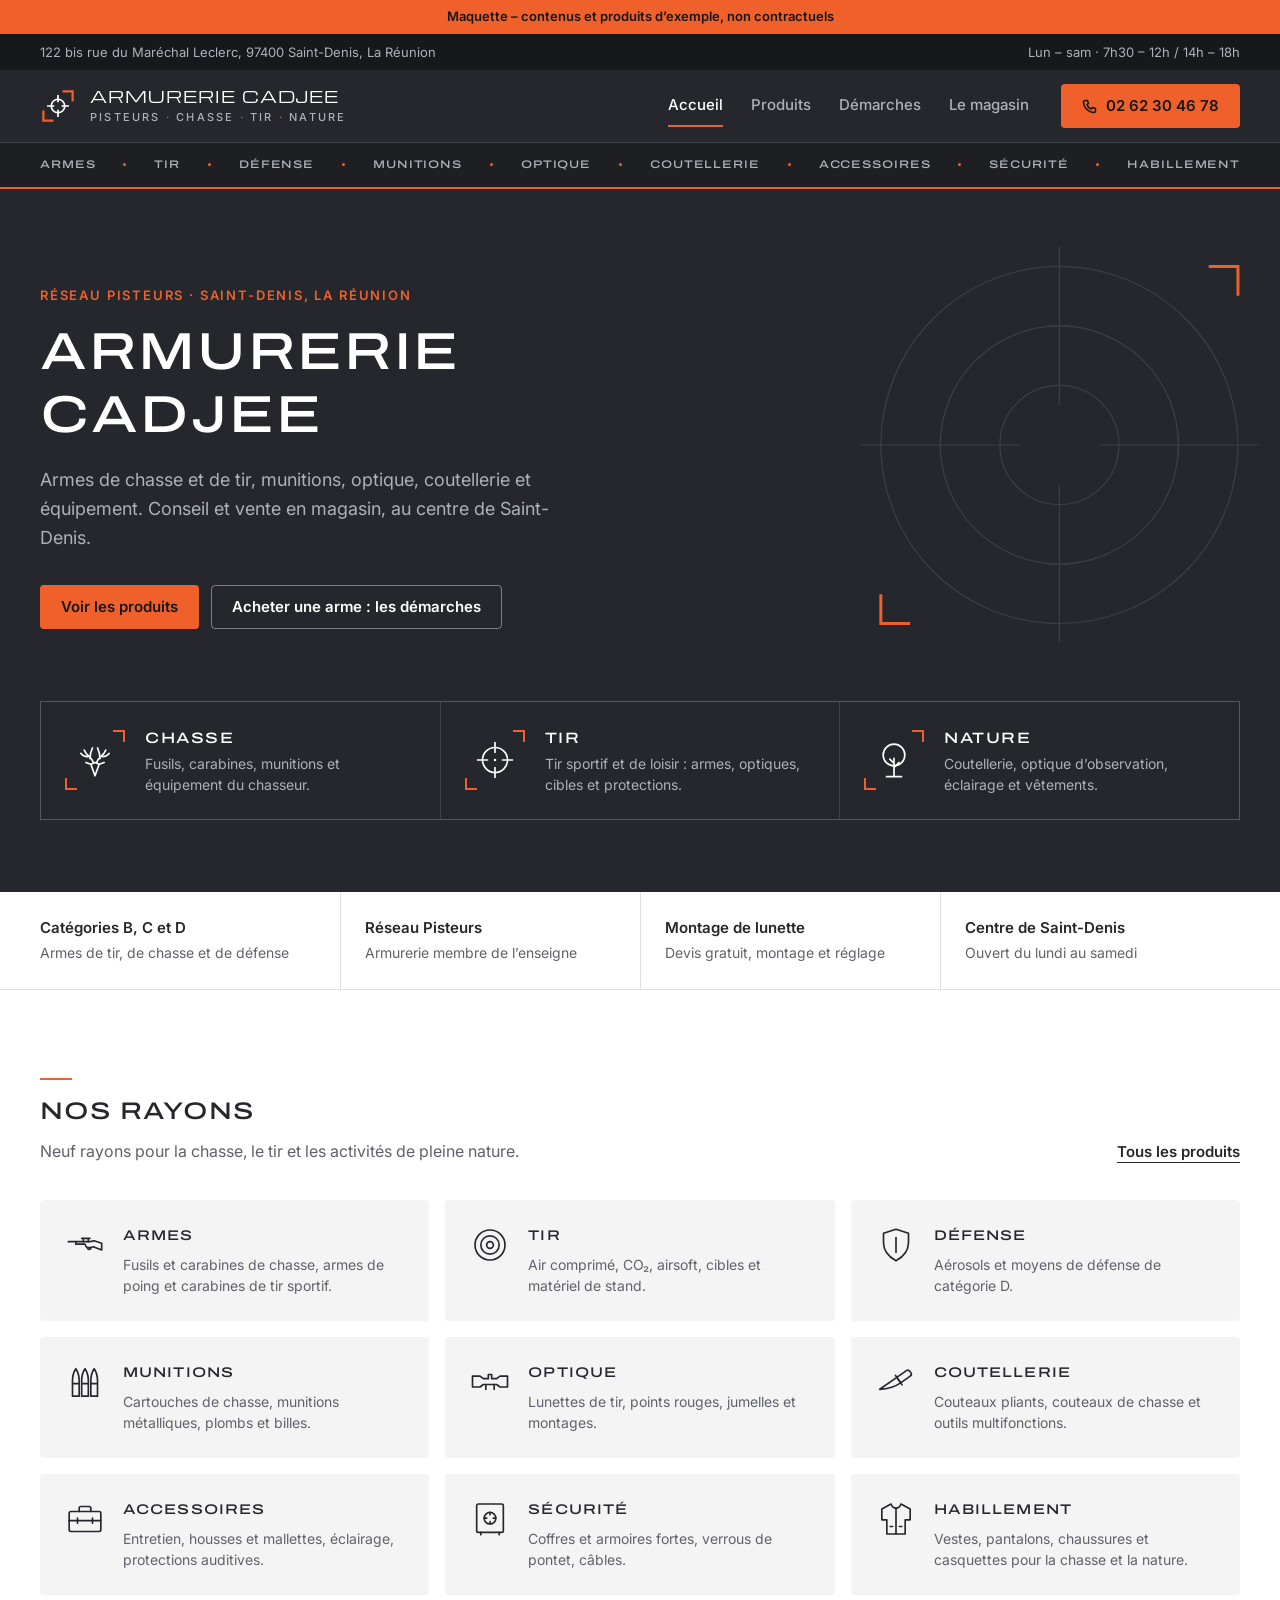
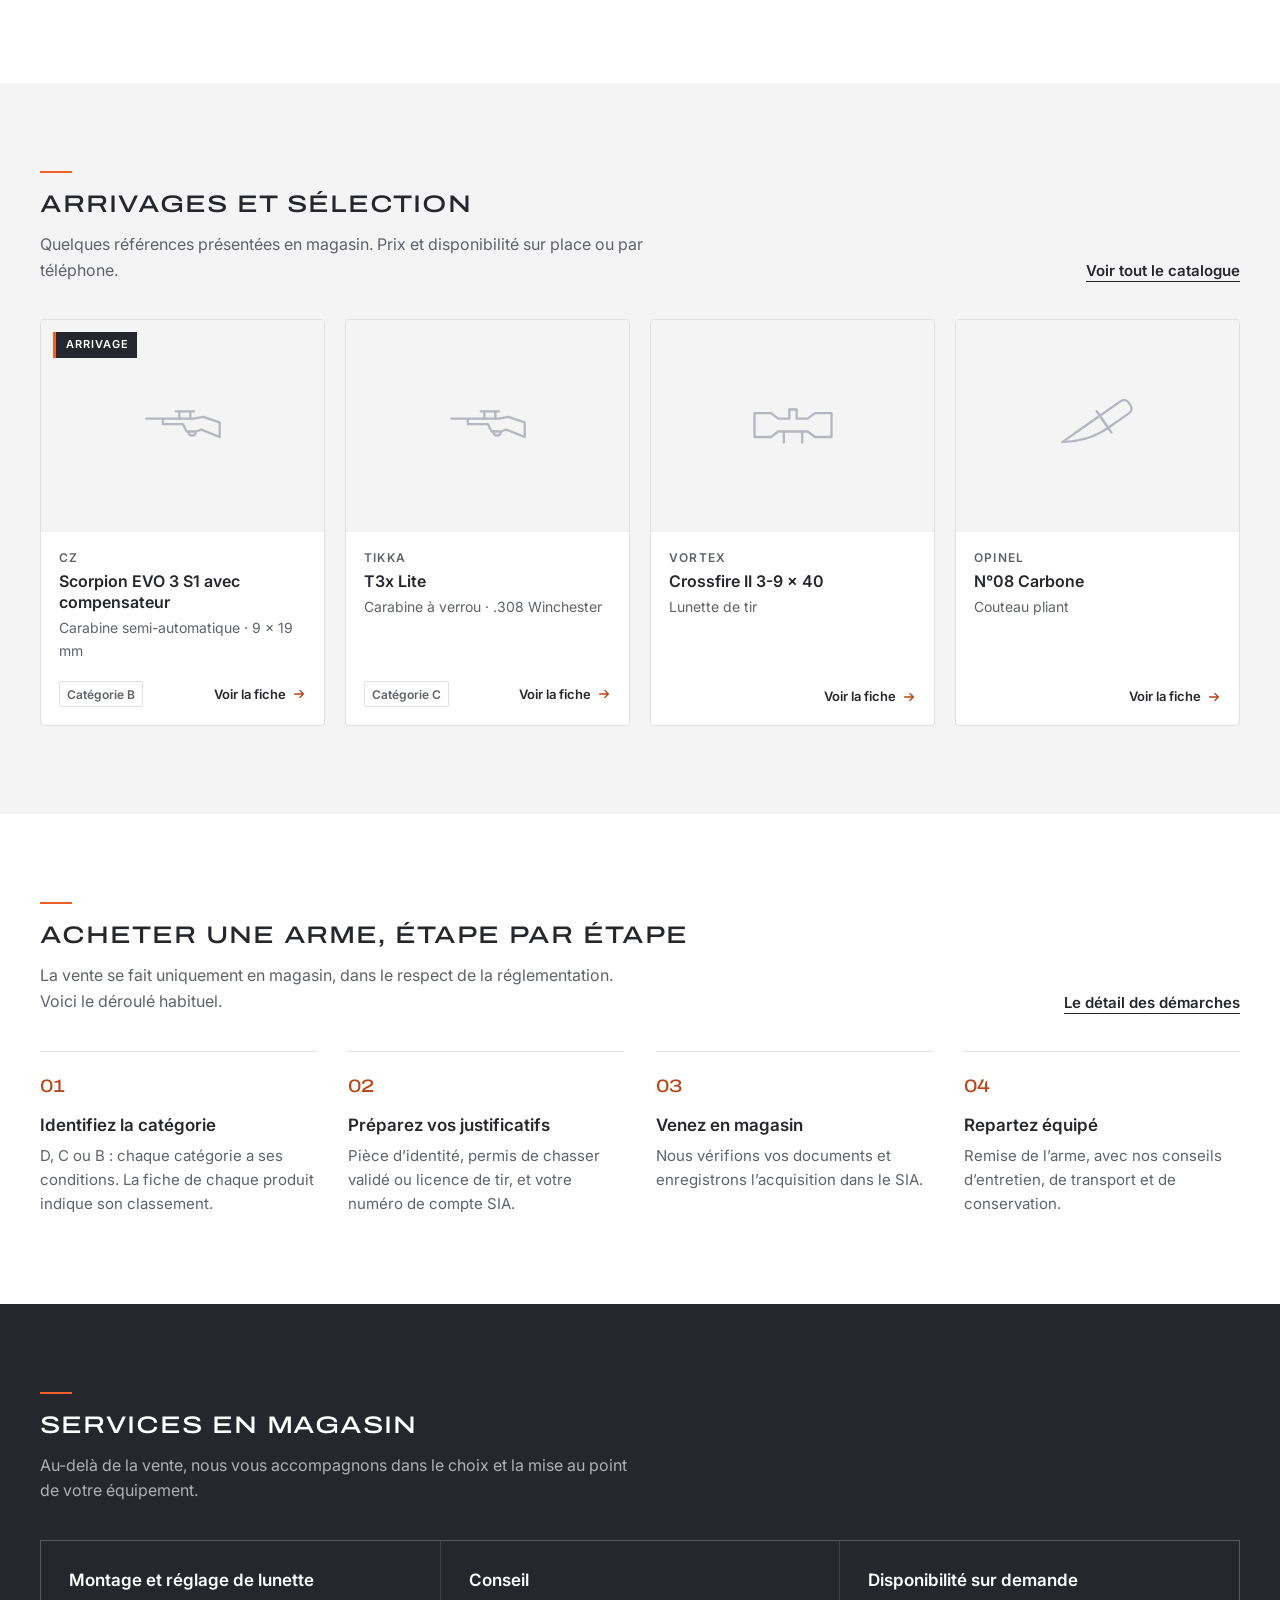
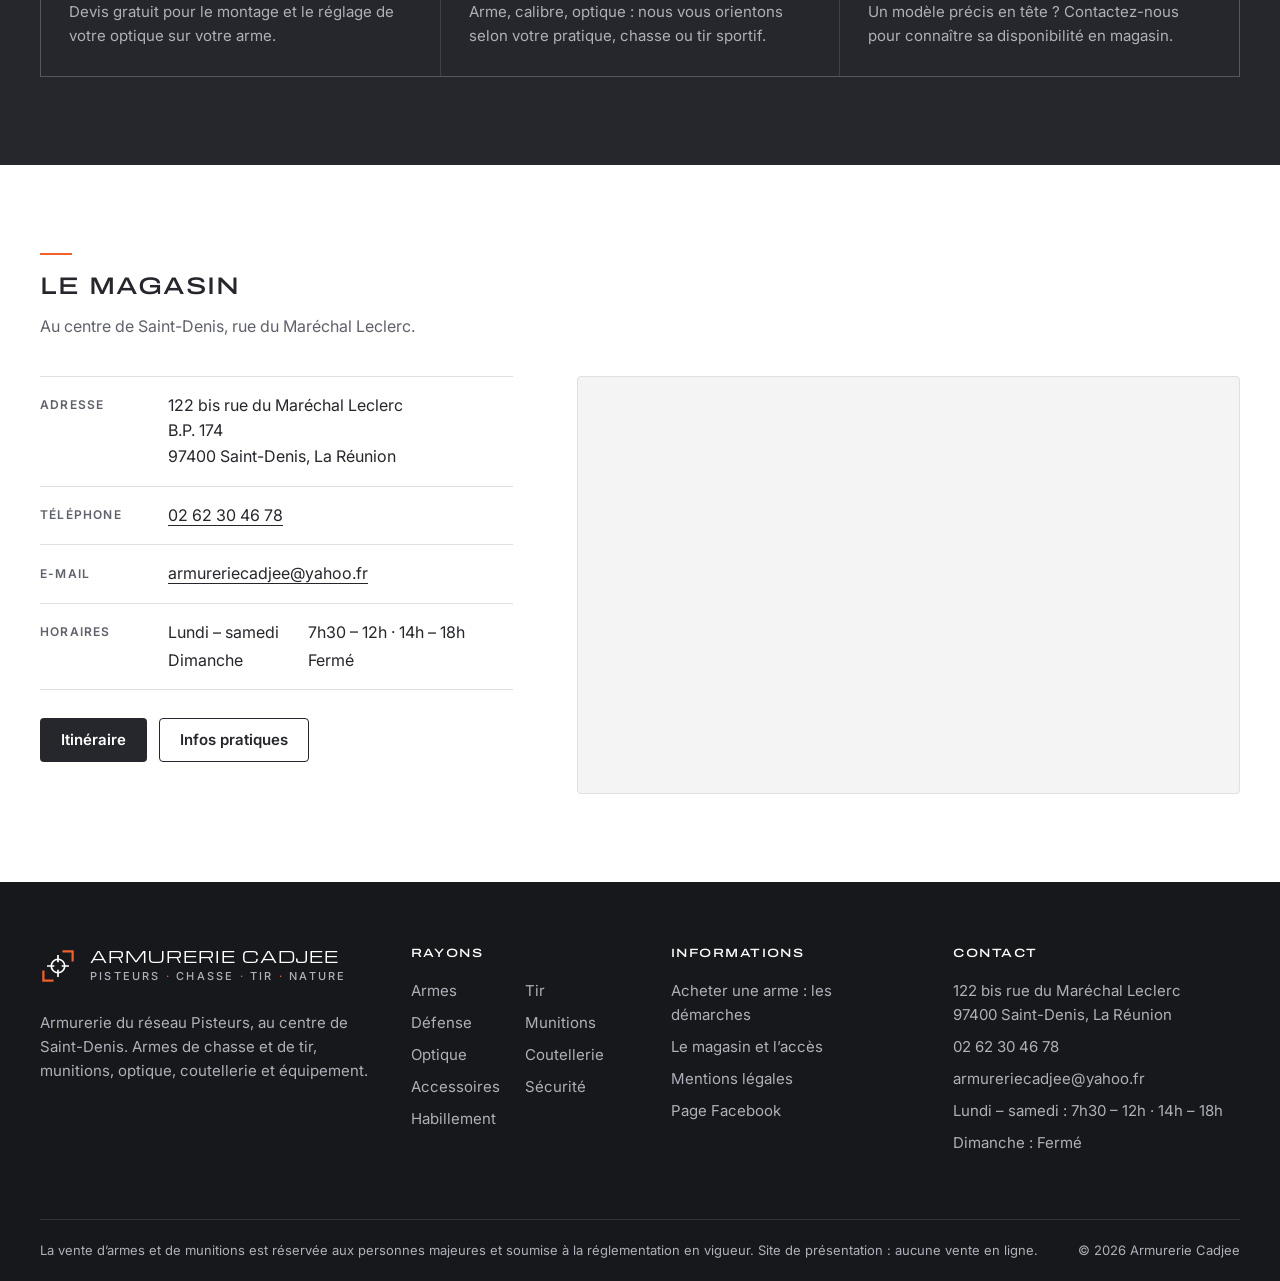
<file: index.html>
<!doctype html>
<html lang="fr">
<head>
  <meta charset="utf-8">
  <meta name="viewport" content="width=device-width, initial-scale=1">
  <title>Armurerie Cadjee – Armurerie à Saint-Denis, La Réunion</title>
  <meta name="description" content="Armurerie Cadjee, réseau Pisteurs, à Saint-Denis de La Réunion : armes de chasse et de tir (catégories B, C et D), munitions, optique, coutellerie et accessoires. Vente et conseil en magasin.">
  <meta name="robots" content="noindex, nofollow">
  <meta name="theme-color" content="#26272c">
  <link rel="icon" href="assets/favicon.svg" type="image/svg+xml">
  <link rel="preconnect" href="https://fonts.googleapis.com">
  <link rel="preconnect" href="https://fonts.gstatic.com" crossorigin>
  <link rel="stylesheet" href="https://fonts.googleapis.com/css2?family=Archivo:wdth,wght@125,500;125,600&family=Inter:wght@400;500;600&family=Michroma&display=swap">
  <link rel="stylesheet" href="css/style.css">
  <script src="js/config.js"></script>
  <script src="js/layout.js"></script>
</head>
<body>

<site-header page="accueil"></site-header>

<main id="contenu">

  <section class="accueil">
    <div class="wrap accueil__in">
      <svg class="accueil__viseur" viewBox="0 0 400 400" fill="none" aria-hidden="true">
        <g stroke="#ffffff" stroke-width="1.25" opacity="0.1">
          <circle cx="200" cy="200" r="60"/>
          <circle cx="200" cy="200" r="120"/>
          <circle cx="200" cy="200" r="180"/>
          <path d="M200 0v160M200 240v160M0 200h160M240 200h160"/>
          <path d="M190 80h20M190 320h20M80 190v20M320 190v20"/>
        </g>
        <g stroke="#f0602b" stroke-width="3" stroke-linecap="square">
          <path d="M352 20h28v28"/>
          <path d="M48 380H20v-28"/>
        </g>
      </svg>

      <div class="accueil__texte">
        <p class="surtitre">Réseau Pisteurs · Saint-Denis, La Réunion</p>
        <h1>Armurerie Cadjee</h1>
        <p class="chapeau">Armes de chasse et de tir, munitions, optique, coutellerie et équipement. Conseil et vente en magasin, au centre de Saint-Denis.</p>
        <div class="actions">
          <a class="btn btn--accent" href="produits.html">Voir les produits</a>
          <a class="btn btn--clair" href="demarches.html">Acheter une arme : les démarches</a>
        </div>
      </div>
    </div>

    <div class="wrap">
      <ul class="univers" data-univers aria-label="Nos univers"></ul>
    </div>
  </section>

  <div class="reperes">
    <div class="wrap">
      <ul>
        <li><strong>Catégories B, C et D</strong><span>Armes de tir, de chasse et de défense</span></li>
        <li><strong>Réseau Pisteurs</strong><span>Armurerie membre de l’enseigne</span></li>
        <li><strong>Montage de lunette</strong><span>Devis gratuit, montage et réglage</span></li>
        <li><strong>Centre de Saint-Denis</strong><span>Ouvert du lundi au samedi</span></li>
      </ul>
    </div>
  </div>

  <section class="section">
    <div class="wrap">
      <div class="section__tete">
        <div>
          <h2>Nos rayons</h2>
          <p>Neuf rayons pour la chasse, le tir et les activités de pleine nature.</p>
        </div>
        <a class="lien" href="produits.html">Tous les produits</a>
      </div>
      <ul class="rayons-grille" data-rayons></ul>
    </div>
  </section>

  <section class="section section--papier">
    <div class="wrap">
      <div class="section__tete">
        <div>
          <h2>Arrivages et sélection</h2>
          <p>Quelques références présentées en magasin. Prix et disponibilité sur place ou par téléphone.</p>
        </div>
        <a class="lien" href="produits.html">Voir tout le catalogue</a>
      </div>
      <ul class="produits-grille" data-produits="vedette"></ul>
    </div>
  </section>

  <section class="section">
    <div class="wrap">
      <div class="section__tete">
        <div>
          <h2>Acheter une arme, étape par étape</h2>
          <p>La vente se fait uniquement en magasin, dans le respect de la réglementation. Voici le déroulé habituel.</p>
        </div>
        <a class="lien" href="demarches.html">Le détail des démarches</a>
      </div>
      <ol class="etapes">
        <li>
          <h3>Identifiez la catégorie</h3>
          <p>D, C ou B : chaque catégorie a ses conditions. La fiche de chaque produit indique son classement.</p>
        </li>
        <li>
          <h3>Préparez vos justificatifs</h3>
          <p>Pièce d’identité, permis de chasser validé ou licence de tir, et votre numéro de compte SIA.</p>
        </li>
        <li>
          <h3>Venez en magasin</h3>
          <p>Nous vérifions vos documents et enregistrons l’acquisition dans le SIA.</p>
        </li>
        <li>
          <h3>Repartez équipé</h3>
          <p>Remise de l’arme, avec nos conseils d’entretien, de transport et de conservation.</p>
        </li>
      </ol>
    </div>
  </section>

  <section class="section section--sombre">
    <div class="wrap">
      <div class="section__tete">
        <div>
          <h2>Services en magasin</h2>
          <p>Au-delà de la vente, nous vous accompagnons dans le choix et la mise au point de votre équipement.</p>
        </div>
      </div>
      <ul class="services">
        <li>
          <h3>Montage et réglage de lunette</h3>
          <p>Devis gratuit pour le montage et le réglage de votre optique sur votre arme.</p>
        </li>
        <li>
          <h3>Conseil</h3>
          <p>Arme, calibre, optique : nous vous orientons selon votre pratique, chasse ou tir sportif.</p>
        </li>
        <li>
          <h3>Disponibilité sur demande</h3>
          <p>Un modèle précis en tête ? Contactez-nous pour connaître sa disponibilité en magasin.</p>
        </li>
      </ul>
    </div>
  </section>

  <section class="section">
    <div class="wrap">
      <div class="section__tete">
        <div>
          <h2>Le magasin</h2>
          <p>Au centre de Saint-Denis, rue du Maréchal Leclerc.</p>
        </div>
      </div>
      <div class="magasin">
        <div>
          <site-infos></site-infos>
          <div class="actions">
            <a class="btn btn--sombre" data-site="itineraire" href="contact.html" rel="noopener">Itinéraire</a>
            <a class="btn btn--trait" href="contact.html">Infos pratiques</a>
          </div>
        </div>
        <site-carte></site-carte>
      </div>
    </div>
  </section>

</main>

<site-footer></site-footer>

<script src="js/produits-data.js"></script>
<script src="js/catalogue.js"></script>
</body>
</html>
</file>
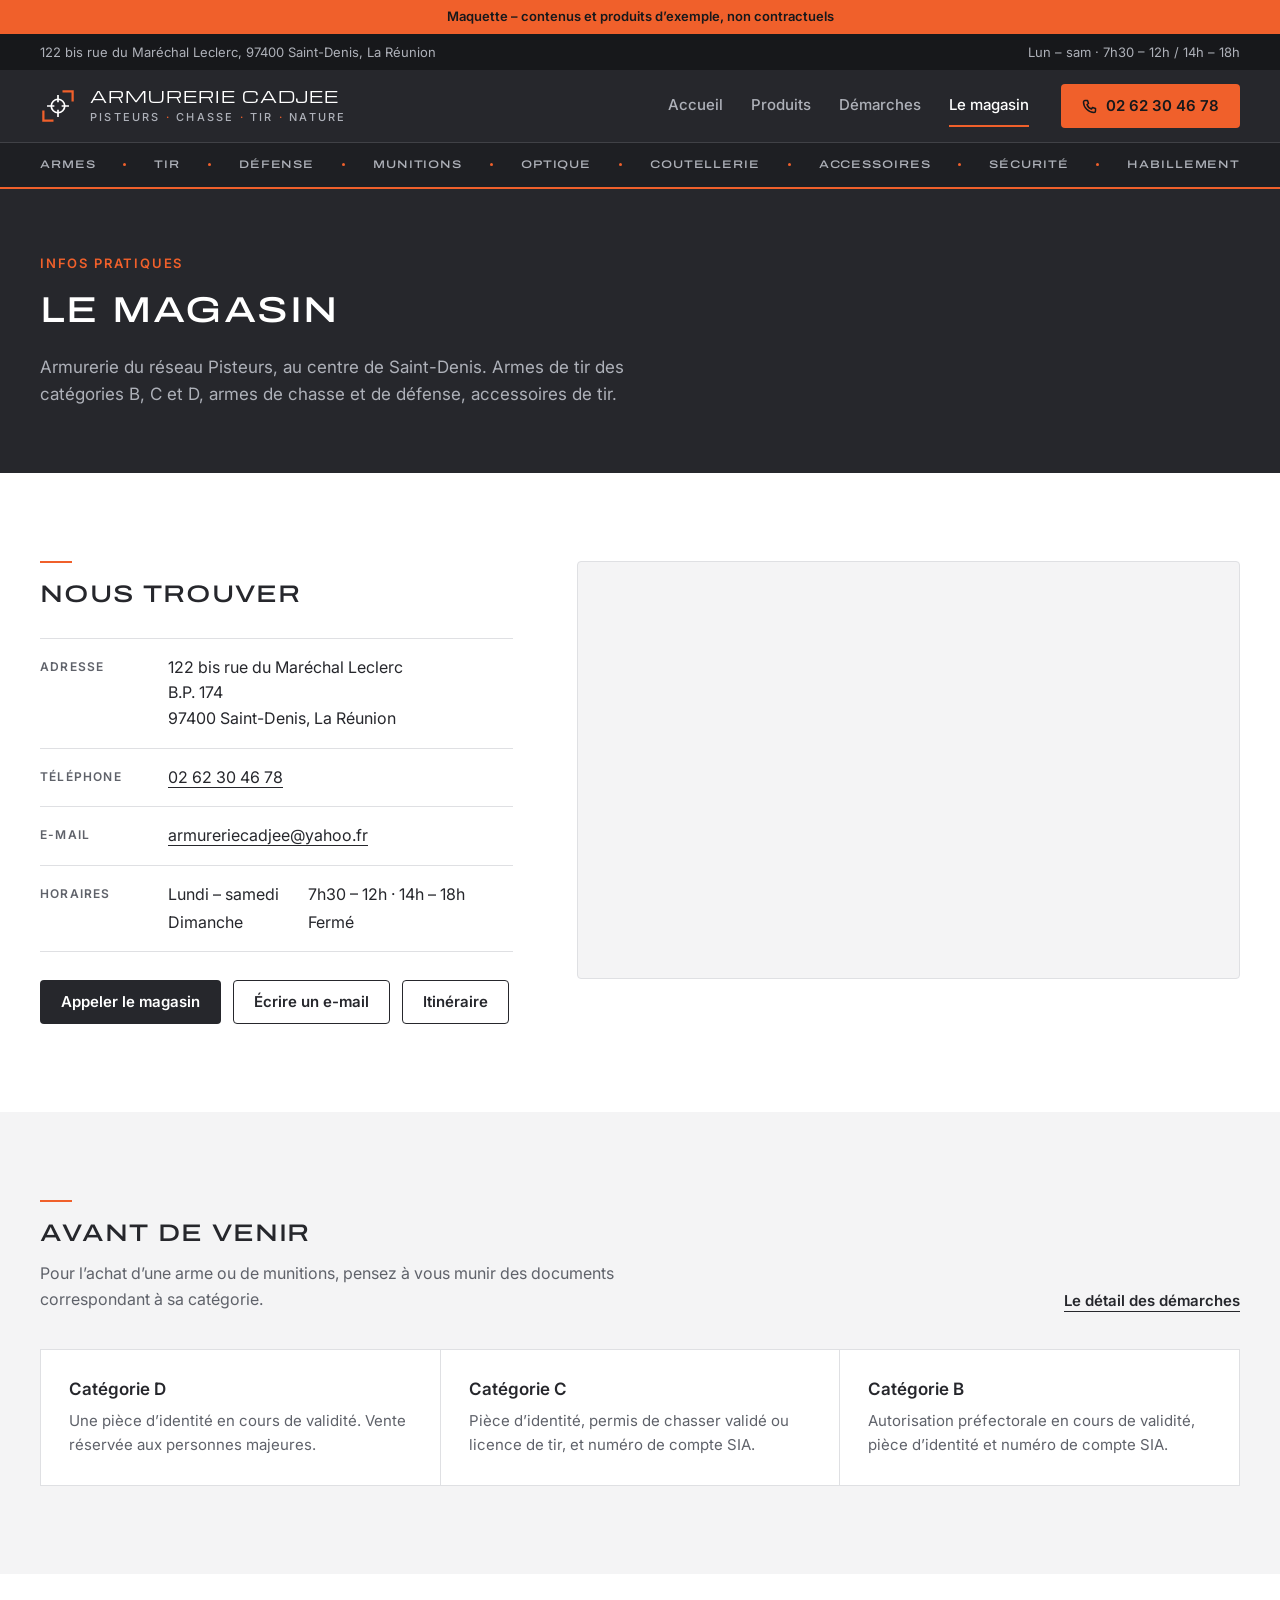
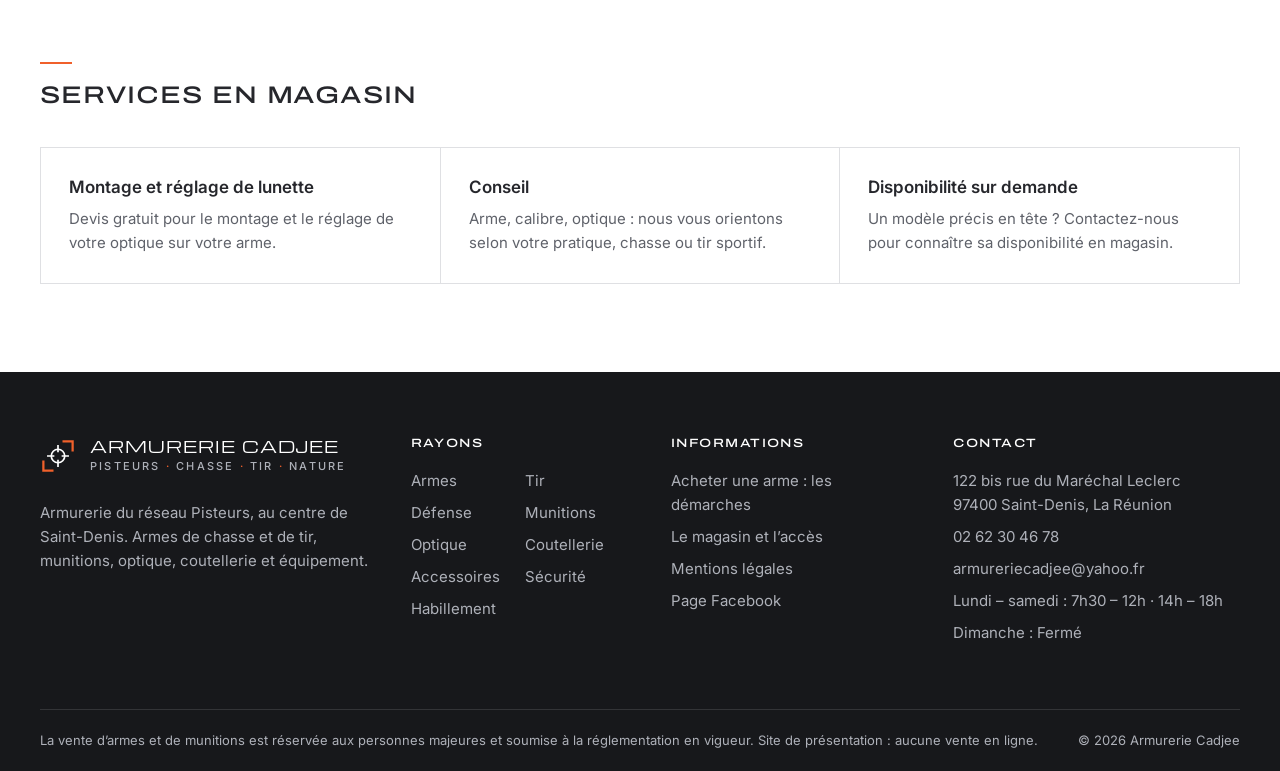
<file: contact.html>
<!doctype html>
<html lang="fr">
<head>
  <meta charset="utf-8">
  <meta name="viewport" content="width=device-width, initial-scale=1">
  <title>Le magasin : adresse, horaires, contact – Armurerie Cadjee</title>
  <meta name="description" content="Armurerie Cadjee, 122 bis rue du Maréchal Leclerc à Saint-Denis de La Réunion. Horaires, téléphone, plan d’accès et services en magasin.">
  <meta name="robots" content="noindex, nofollow">
  <meta name="theme-color" content="#26272c">
  <link rel="icon" href="assets/favicon.svg" type="image/svg+xml">
  <link rel="preconnect" href="https://fonts.googleapis.com">
  <link rel="preconnect" href="https://fonts.gstatic.com" crossorigin>
  <link rel="stylesheet" href="https://fonts.googleapis.com/css2?family=Archivo:wdth,wght@125,500;125,600&family=Inter:wght@400;500;600&family=Michroma&display=swap">
  <link rel="stylesheet" href="css/style.css">
  <script src="js/config.js"></script>
  <script src="js/layout.js"></script>
</head>
<body>

<site-header page="magasin"></site-header>

<main id="contenu">

  <div class="page-tete">
    <div class="wrap">
      <p class="surtitre">Infos pratiques</p>
      <h1>Le magasin</h1>
      <p class="chapeau">Armurerie du réseau Pisteurs, au centre de Saint-Denis. Armes de tir des catégories B, C et D, armes de chasse et de défense, accessoires de tir.</p>
    </div>
  </div>

  <section class="section">
    <div class="wrap">
      <div class="magasin">
        <div>
          <h2 class="filet">Nous trouver</h2>
          <div style="margin-top: 1.75rem;">
            <site-infos></site-infos>
          </div>
          <div class="actions">
            <a class="btn btn--sombre" data-site="tel" href="#">Appeler le magasin</a>
            <a class="btn btn--trait" data-site="email" href="#">Écrire un e-mail</a>
            <a class="btn btn--trait" data-site="itineraire" href="#" rel="noopener">Itinéraire</a>
          </div>
        </div>
        <site-carte></site-carte>
      </div>
    </div>
  </section>

  <section class="section section--papier">
    <div class="wrap">
      <div class="section__tete">
        <div>
          <h2>Avant de venir</h2>
          <p>Pour l’achat d’une arme ou de munitions, pensez à vous munir des documents correspondant à sa catégorie.</p>
        </div>
        <a class="lien" href="demarches.html">Le détail des démarches</a>
      </div>
      <ul class="services services--clair">
        <li>
          <h3>Catégorie D</h3>
          <p>Une pièce d’identité en cours de validité. Vente réservée aux personnes majeures.</p>
        </li>
        <li>
          <h3>Catégorie C</h3>
          <p>Pièce d’identité, permis de chasser validé ou licence de tir, et numéro de compte SIA.</p>
        </li>
        <li>
          <h3>Catégorie B</h3>
          <p>Autorisation préfectorale en cours de validité, pièce d’identité et numéro de compte SIA.</p>
        </li>
      </ul>
    </div>
  </section>

  <section class="section">
    <div class="wrap">
      <div class="section__tete">
        <div>
          <h2>Services en magasin</h2>
        </div>
      </div>
      <ul class="services services--clair">
        <li>
          <h3>Montage et réglage de lunette</h3>
          <p>Devis gratuit pour le montage et le réglage de votre optique sur votre arme.</p>
        </li>
        <li>
          <h3>Conseil</h3>
          <p>Arme, calibre, optique : nous vous orientons selon votre pratique, chasse ou tir sportif.</p>
        </li>
        <li>
          <h3>Disponibilité sur demande</h3>
          <p>Un modèle précis en tête ? Contactez-nous pour connaître sa disponibilité en magasin.</p>
        </li>
      </ul>
    </div>
  </section>

</main>

<site-footer></site-footer>

</body>
</html>
</file>
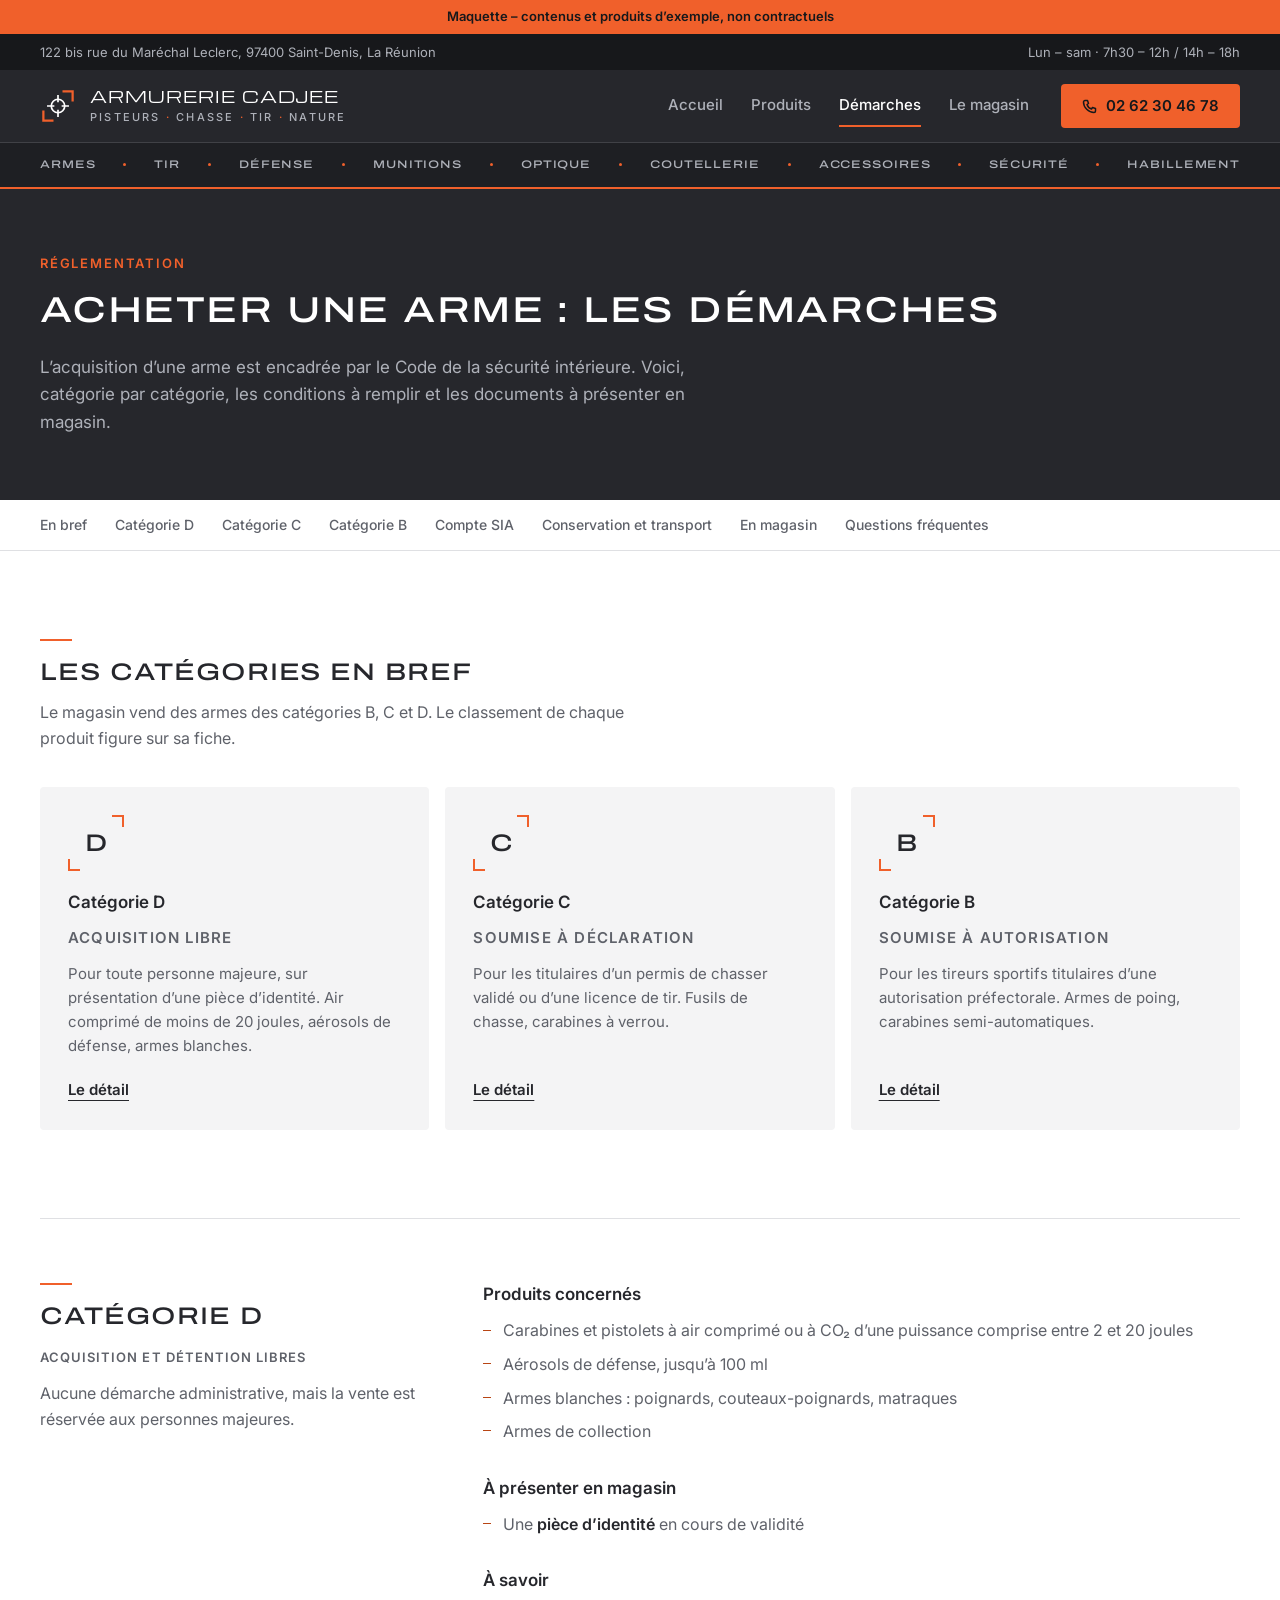
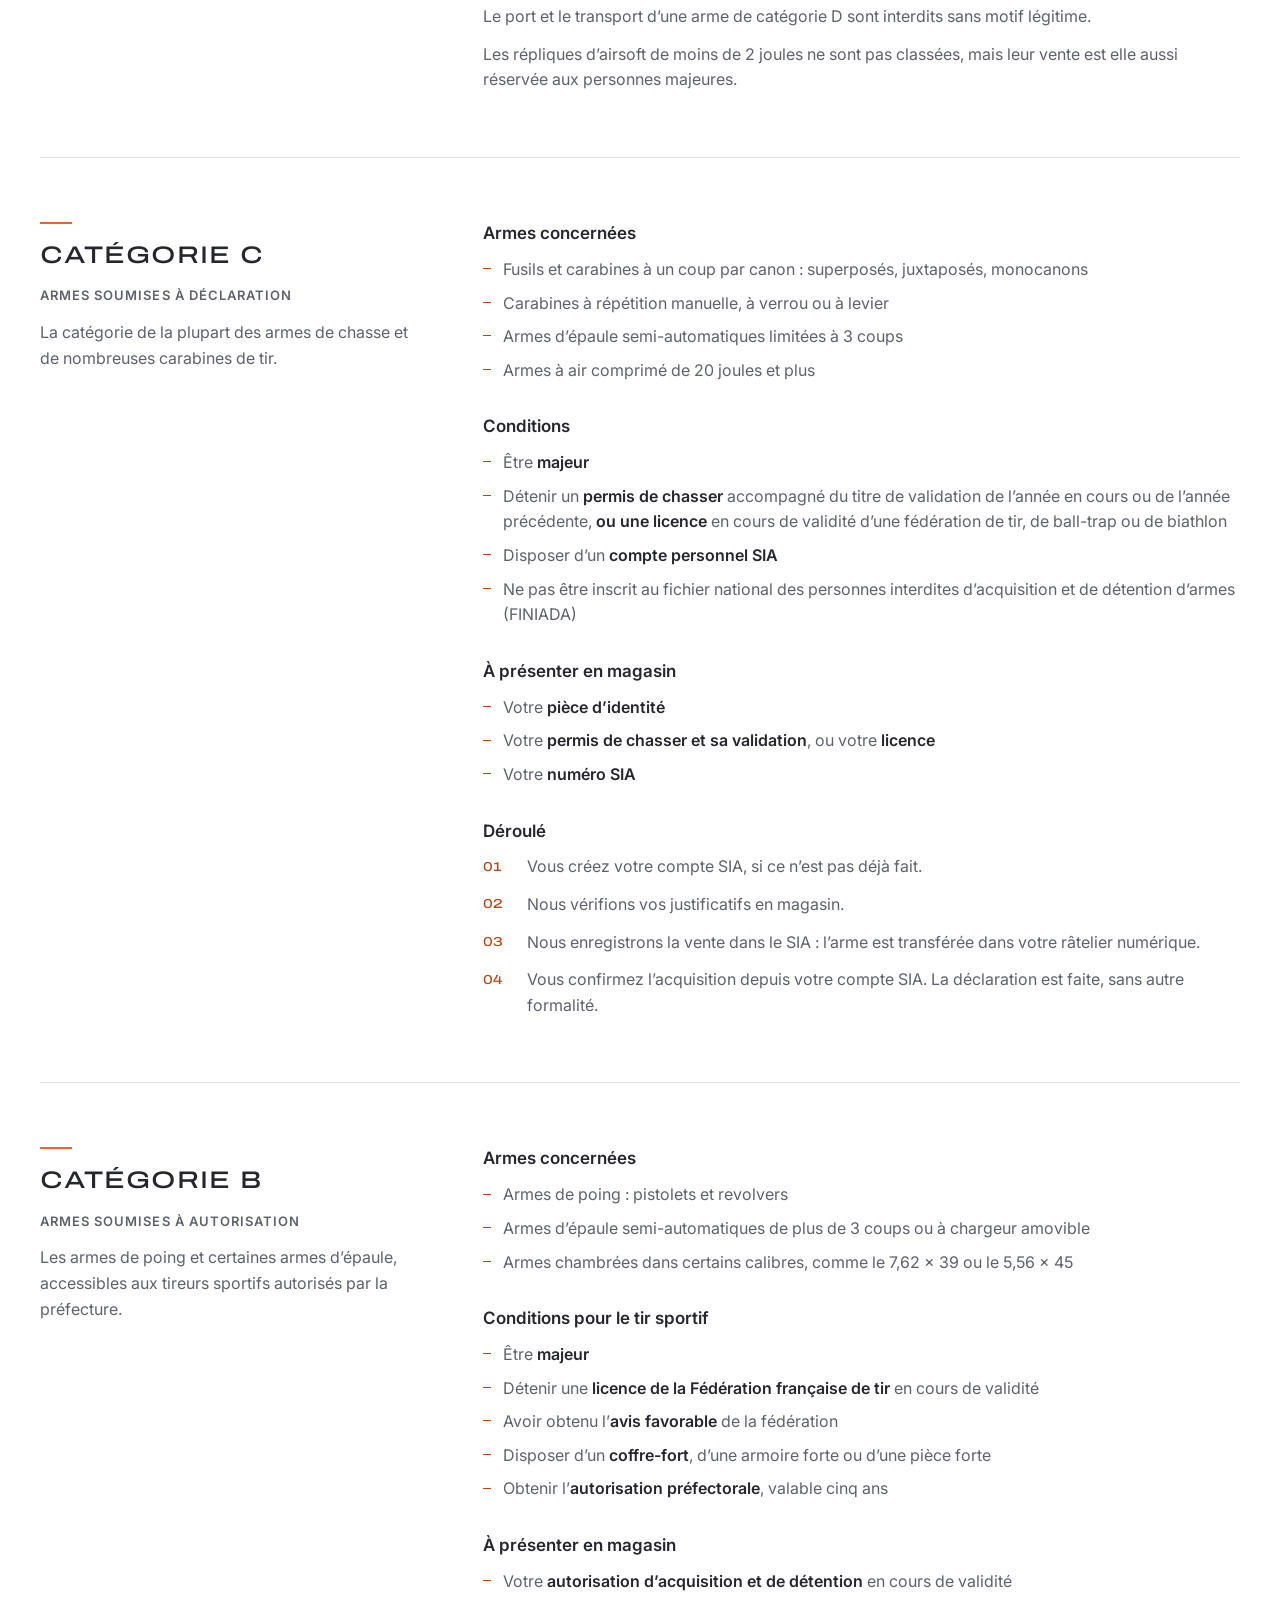
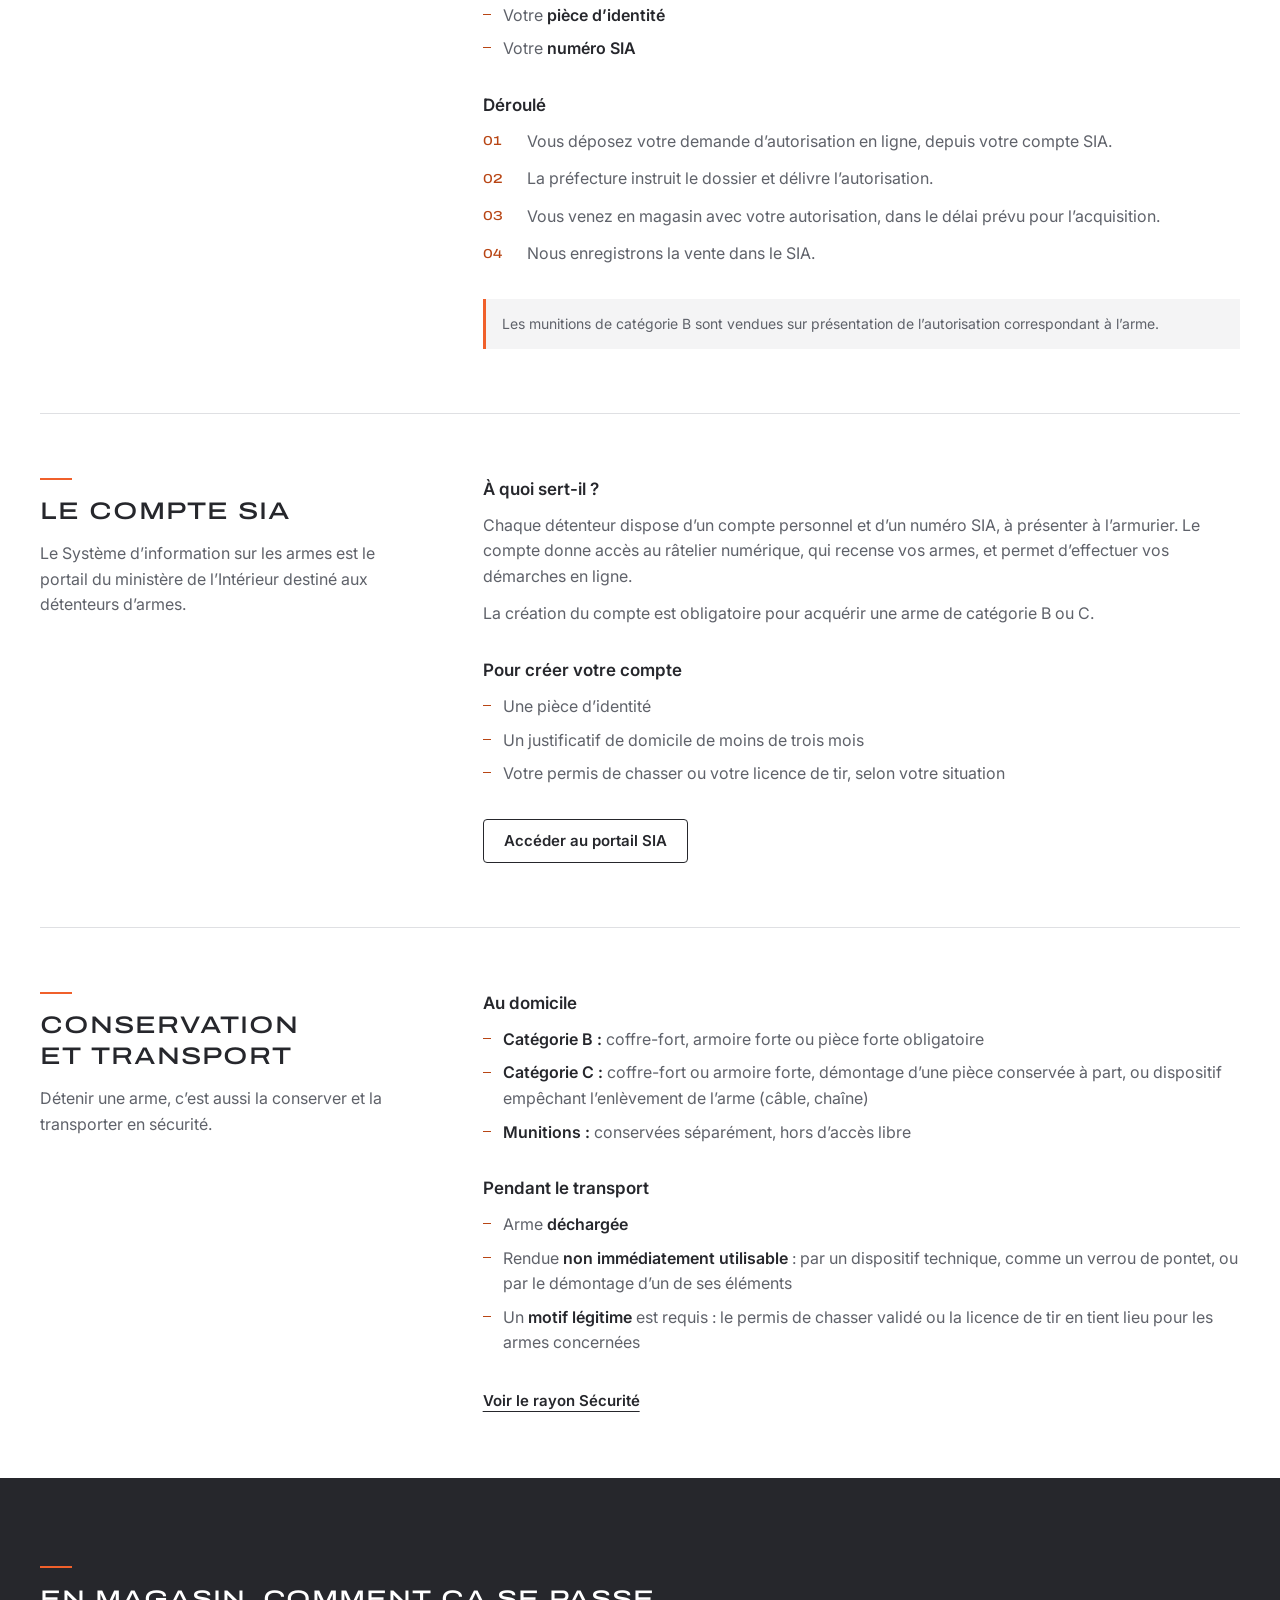
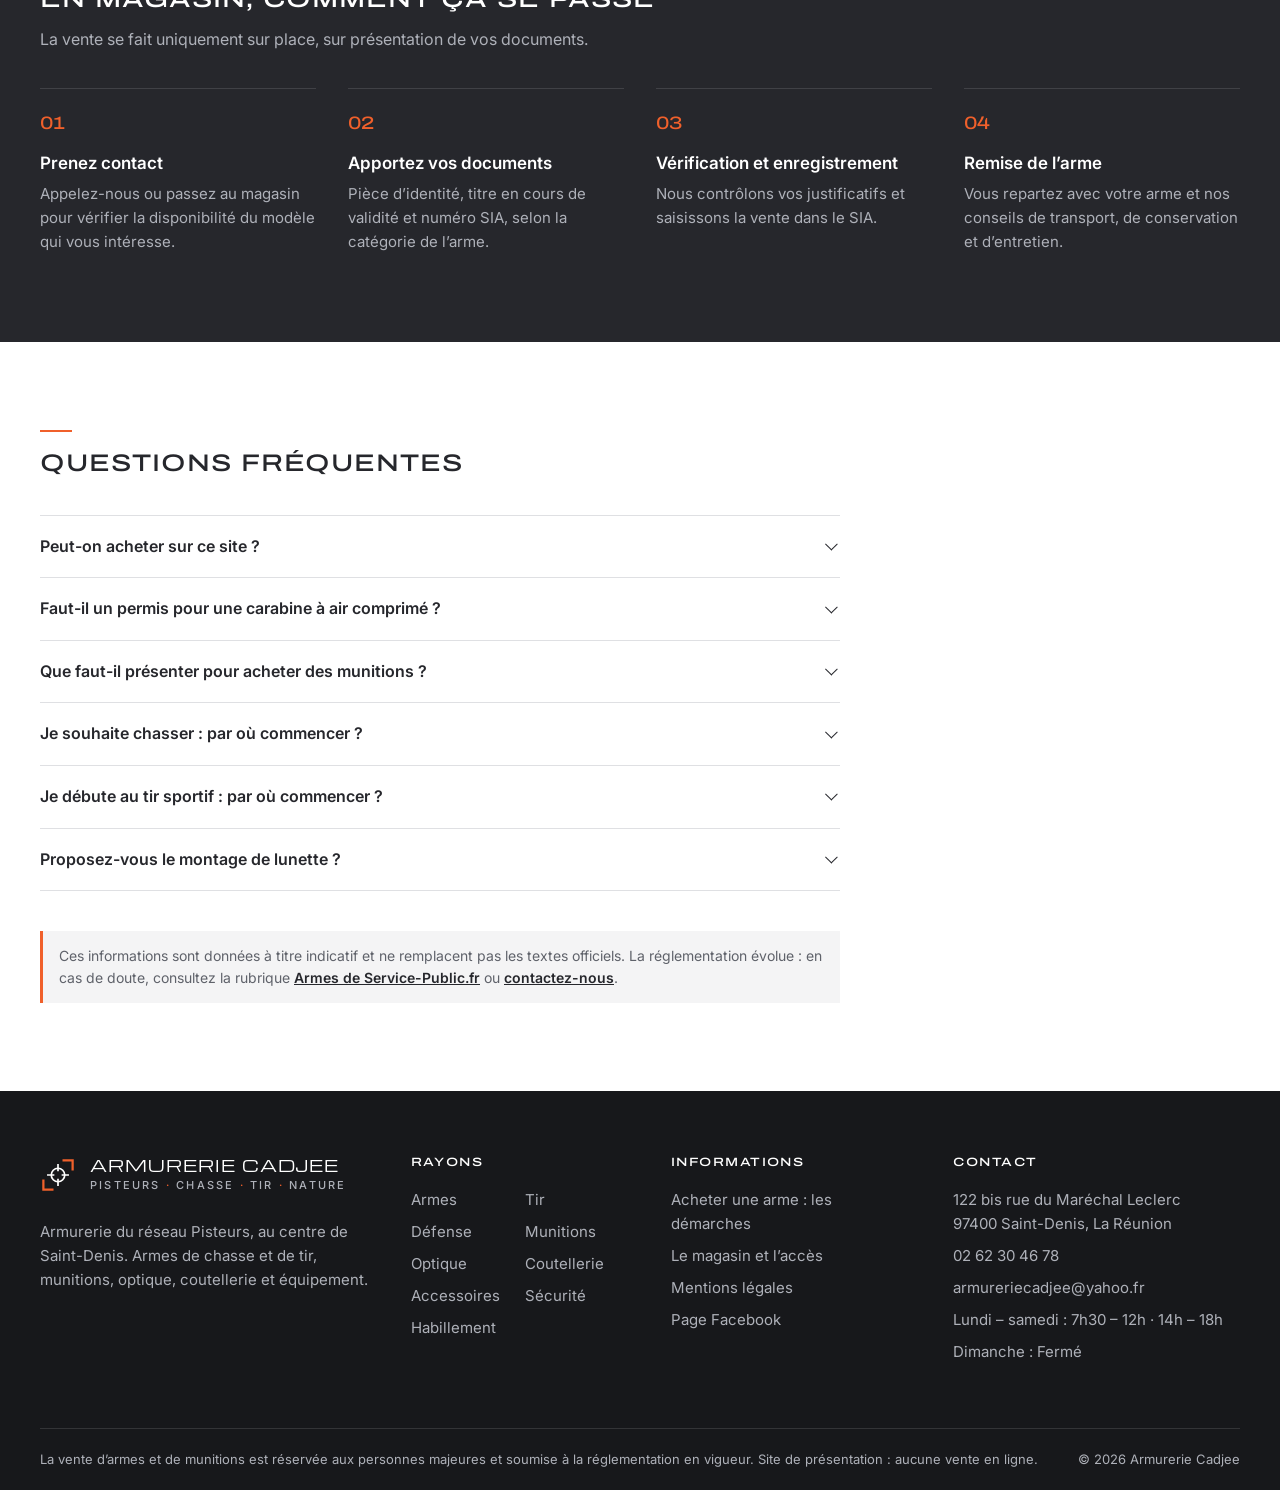
<file: demarches.html>
<!doctype html>
<html lang="fr">
<head>
  <meta charset="utf-8">
  <meta name="viewport" content="width=device-width, initial-scale=1">
  <title>Acheter une arme : les démarches – Armurerie Cadjee</title>
  <meta name="description" content="Catégories B, C et D, compte SIA, documents à présenter, conservation et transport : les démarches pour acquérir une arme à l’Armurerie Cadjee, Saint-Denis de La Réunion.">
  <meta name="robots" content="noindex, nofollow">
  <meta name="theme-color" content="#26272c">
  <link rel="icon" href="assets/favicon.svg" type="image/svg+xml">
  <link rel="preconnect" href="https://fonts.googleapis.com">
  <link rel="preconnect" href="https://fonts.gstatic.com" crossorigin>
  <link rel="stylesheet" href="https://fonts.googleapis.com/css2?family=Archivo:wdth,wght@125,500;125,600&family=Inter:wght@400;500;600&family=Michroma&display=swap">
  <link rel="stylesheet" href="css/style.css">
  <script src="js/config.js"></script>
  <script src="js/layout.js"></script>
</head>
<body>

<site-header page="demarches"></site-header>

<main id="contenu">

  <div class="page-tete">
    <div class="wrap">
      <p class="surtitre">Réglementation</p>
      <h1>Acheter une arme : les démarches</h1>
      <p class="chapeau">L’acquisition d’une arme est encadrée par le Code de la sécurité intérieure. Voici, catégorie par catégorie, les conditions à remplir et les documents à présenter en magasin.</p>
    </div>
  </div>

  <nav class="sommaire" aria-label="Sommaire de la page">
    <div class="wrap">
      <ul>
        <li><a href="#en-bref">En bref</a></li>
        <li><a href="#categorie-d">Catégorie D</a></li>
        <li><a href="#categorie-c">Catégorie C</a></li>
        <li><a href="#categorie-b">Catégorie B</a></li>
        <li><a href="#compte-sia">Compte SIA</a></li>
        <li><a href="#conservation">Conservation et transport</a></li>
        <li><a href="#en-magasin">En magasin</a></li>
        <li><a href="#questions">Questions fréquentes</a></li>
      </ul>
    </div>
  </nav>

  <section class="section" id="en-bref">
    <div class="wrap">
      <div class="section__tete">
        <div>
          <h2>Les catégories en bref</h2>
          <p>Le magasin vend des armes des catégories B, C et D. Le classement de chaque produit figure sur sa fiche.</p>
        </div>
      </div>

      <ul class="categories">
        <li>
          <div class="categorie-carte">
            <span class="categorie-carte__lettre cadre">D</span>
            <h3>Catégorie D</h3>
            <p class="categorie-carte__regime">Acquisition libre</p>
            <p>Pour toute personne majeure, sur présentation d’une pièce d’identité. Air comprimé de moins de 20 joules, aérosols de défense, armes blanches.</p>
            <a class="lien" href="#categorie-d">Le détail</a>
          </div>
        </li>
        <li>
          <div class="categorie-carte">
            <span class="categorie-carte__lettre cadre">C</span>
            <h3>Catégorie C</h3>
            <p class="categorie-carte__regime">Soumise à déclaration</p>
            <p>Pour les titulaires d’un permis de chasser validé ou d’une licence de tir. Fusils de chasse, carabines à verrou.</p>
            <a class="lien" href="#categorie-c">Le détail</a>
          </div>
        </li>
        <li>
          <div class="categorie-carte">
            <span class="categorie-carte__lettre cadre">B</span>
            <h3>Catégorie B</h3>
            <p class="categorie-carte__regime">Soumise à autorisation</p>
            <p>Pour les tireurs sportifs titulaires d’une autorisation préfectorale. Armes de poing, carabines semi-automatiques.</p>
            <a class="lien" href="#categorie-b">Le détail</a>
          </div>
        </li>
      </ul>
    </div>
  </section>

  <div class="wrap">

    <section class="demarche" id="categorie-d">
      <div class="demarche__intro">
        <h2 class="filet">Catégorie D</h2>
        <p class="demarche__regime">Acquisition et détention libres</p>
        <p>Aucune démarche administrative, mais la vente est réservée aux personnes majeures.</p>
      </div>
      <div class="demarche__contenu">
        <div>
          <h3>Produits concernés</h3>
          <ul class="puces">
            <li>Carabines et pistolets à air comprimé ou à CO₂ d’une puissance comprise entre 2 et 20 joules</li>
            <li>Aérosols de défense, jusqu’à 100 ml</li>
            <li>Armes blanches : poignards, couteaux-poignards, matraques</li>
            <li>Armes de collection</li>
          </ul>
        </div>
        <div>
          <h3>À présenter en magasin</h3>
          <ul class="puces">
            <li>Une <strong>pièce d’identité</strong> en cours de validité</li>
          </ul>
        </div>
        <div>
          <h3>À savoir</h3>
          <p>Le port et le transport d’une arme de catégorie D sont interdits sans motif légitime.</p>
          <p>Les répliques d’airsoft de moins de 2 joules ne sont pas classées, mais leur vente est elle aussi réservée aux personnes majeures.</p>
        </div>
      </div>
    </section>

    <section class="demarche" id="categorie-c">
      <div class="demarche__intro">
        <h2 class="filet">Catégorie C</h2>
        <p class="demarche__regime">Armes soumises à déclaration</p>
        <p>La catégorie de la plupart des armes de chasse et de nombreuses carabines de tir.</p>
      </div>
      <div class="demarche__contenu">
        <div>
          <h3>Armes concernées</h3>
          <ul class="puces">
            <li>Fusils et carabines à un coup par canon : superposés, juxtaposés, monocanons</li>
            <li>Carabines à répétition manuelle, à verrou ou à levier</li>
            <li>Armes d’épaule semi-automatiques limitées à 3 coups</li>
            <li>Armes à air comprimé de 20 joules et plus</li>
          </ul>
        </div>
        <div>
          <h3>Conditions</h3>
          <ul class="puces">
            <li>Être <strong>majeur</strong></li>
            <li>Détenir un <strong>permis de chasser</strong> accompagné du titre de validation de l’année en cours ou de l’année précédente, <strong>ou une licence</strong> en cours de validité d’une fédération de tir, de ball-trap ou de biathlon</li>
            <li>Disposer d’un <strong>compte personnel SIA</strong></li>
            <li>Ne pas être inscrit au fichier national des personnes interdites d’acquisition et de détention d’armes (FINIADA)</li>
          </ul>
        </div>
        <div>
          <h3>À présenter en magasin</h3>
          <ul class="puces">
            <li>Votre <strong>pièce d’identité</strong></li>
            <li>Votre <strong>permis de chasser et sa validation</strong>, ou votre <strong>licence</strong></li>
            <li>Votre <strong>numéro SIA</strong></li>
          </ul>
        </div>
        <div>
          <h3>Déroulé</h3>
          <ol class="numeros">
            <li>Vous créez votre compte SIA, si ce n’est pas déjà fait.</li>
            <li>Nous vérifions vos justificatifs en magasin.</li>
            <li>Nous enregistrons la vente dans le SIA : l’arme est transférée dans votre râtelier numérique.</li>
            <li>Vous confirmez l’acquisition depuis votre compte SIA. La déclaration est faite, sans autre formalité.</li>
          </ol>
        </div>
      </div>
    </section>

    <section class="demarche" id="categorie-b">
      <div class="demarche__intro">
        <h2 class="filet">Catégorie B</h2>
        <p class="demarche__regime">Armes soumises à autorisation</p>
        <p>Les armes de poing et certaines armes d’épaule, accessibles aux tireurs sportifs autorisés par la préfecture.</p>
      </div>
      <div class="demarche__contenu">
        <div>
          <h3>Armes concernées</h3>
          <ul class="puces">
            <li>Armes de poing : pistolets et revolvers</li>
            <li>Armes d’épaule semi-automatiques de plus de 3 coups ou à chargeur amovible</li>
            <li>Armes chambrées dans certains calibres, comme le 7,62 × 39 ou le 5,56 × 45</li>
          </ul>
        </div>
        <div>
          <h3>Conditions pour le tir sportif</h3>
          <ul class="puces">
            <li>Être <strong>majeur</strong></li>
            <li>Détenir une <strong>licence de la Fédération française de tir</strong> en cours de validité</li>
            <li>Avoir obtenu l’<strong>avis favorable</strong> de la fédération</li>
            <li>Disposer d’un <strong>coffre-fort</strong>, d’une armoire forte ou d’une pièce forte</li>
            <li>Obtenir l’<strong>autorisation préfectorale</strong>, valable cinq ans</li>
          </ul>
        </div>
        <div>
          <h3>À présenter en magasin</h3>
          <ul class="puces">
            <li>Votre <strong>autorisation d’acquisition et de détention</strong> en cours de validité</li>
            <li>Votre <strong>pièce d’identité</strong></li>
            <li>Votre <strong>numéro SIA</strong></li>
          </ul>
        </div>
        <div>
          <h3>Déroulé</h3>
          <ol class="numeros">
            <li>Vous déposez votre demande d’autorisation en ligne, depuis votre compte SIA.</li>
            <li>La préfecture instruit le dossier et délivre l’autorisation.</li>
            <li>Vous venez en magasin avec votre autorisation, dans le délai prévu pour l’acquisition.</li>
            <li>Nous enregistrons la vente dans le SIA.</li>
          </ol>
        </div>
        <p class="note">Les munitions de catégorie B sont vendues sur présentation de l’autorisation correspondant à l’arme.</p>
      </div>
    </section>

    <section class="demarche" id="compte-sia">
      <div class="demarche__intro">
        <h2 class="filet">Le compte SIA</h2>
        <p>Le Système d’information sur les armes est le portail du ministère de l’Intérieur destiné aux détenteurs d’armes.</p>
      </div>
      <div class="demarche__contenu">
        <div>
          <h3>À quoi sert-il ?</h3>
          <p>Chaque détenteur dispose d’un compte personnel et d’un numéro SIA, à présenter à l’armurier. Le compte donne accès au râtelier numérique, qui recense vos armes, et permet d’effectuer vos démarches en ligne.</p>
          <p>La création du compte est obligatoire pour acquérir une arme de catégorie B ou C.</p>
        </div>
        <div>
          <h3>Pour créer votre compte</h3>
          <ul class="puces">
            <li>Une pièce d’identité</li>
            <li>Un justificatif de domicile de moins de trois mois</li>
            <li>Votre permis de chasser ou votre licence de tir, selon votre situation</li>
          </ul>
        </div>
        <div>
          <a class="btn btn--trait" href="https://sia.detenteurs.interieur.gouv.fr" rel="noopener">Accéder au portail SIA</a>
        </div>
      </div>
    </section>

    <section class="demarche" id="conservation">
      <div class="demarche__intro">
        <h2 class="filet">Conservation et transport</h2>
        <p>Détenir une arme, c’est aussi la conserver et la transporter en sécurité.</p>
      </div>
      <div class="demarche__contenu">
        <div>
          <h3>Au domicile</h3>
          <ul class="puces">
            <li><strong>Catégorie B :</strong> coffre-fort, armoire forte ou pièce forte obligatoire</li>
            <li><strong>Catégorie C :</strong> coffre-fort ou armoire forte, démontage d’une pièce conservée à part, ou dispositif empêchant l’enlèvement de l’arme (câble, chaîne)</li>
            <li><strong>Munitions :</strong> conservées séparément, hors d’accès libre</li>
          </ul>
        </div>
        <div>
          <h3>Pendant le transport</h3>
          <ul class="puces">
            <li>Arme <strong>déchargée</strong></li>
            <li>Rendue <strong>non immédiatement utilisable</strong> : par un dispositif technique, comme un verrou de pontet, ou par le démontage d’un de ses éléments</li>
            <li>Un <strong>motif légitime</strong> est requis : le permis de chasser validé ou la licence de tir en tient lieu pour les armes concernées</li>
          </ul>
        </div>
        <div>
          <a class="lien" href="produits.html?rayon=securite">Voir le rayon Sécurité</a>
        </div>
      </div>
    </section>

  </div>

  <section class="section section--sombre" id="en-magasin">
    <div class="wrap">
      <div class="section__tete">
        <div>
          <h2>En magasin, comment ça se passe</h2>
          <p>La vente se fait uniquement sur place, sur présentation de vos documents.</p>
        </div>
      </div>
      <ol class="etapes">
        <li>
          <h3>Prenez contact</h3>
          <p>Appelez-nous ou passez au magasin pour vérifier la disponibilité du modèle qui vous intéresse.</p>
        </li>
        <li>
          <h3>Apportez vos documents</h3>
          <p>Pièce d’identité, titre en cours de validité et numéro SIA, selon la catégorie de l’arme.</p>
        </li>
        <li>
          <h3>Vérification et enregistrement</h3>
          <p>Nous contrôlons vos justificatifs et saisissons la vente dans le SIA.</p>
        </li>
        <li>
          <h3>Remise de l’arme</h3>
          <p>Vous repartez avec votre arme et nos conseils de transport, de conservation et d’entretien.</p>
        </li>
      </ol>
    </div>
  </section>

  <section class="section" id="questions">
    <div class="wrap">
      <div class="section__tete">
        <div>
          <h2>Questions fréquentes</h2>
        </div>
      </div>

      <div class="questions">
        <details>
          <summary>Peut-on acheter sur ce site ?</summary>
          <p>Non. Ce site présente les produits du magasin. La vente se fait uniquement sur place, à Saint-Denis.</p>
        </details>
        <details>
          <summary>Faut-il un permis pour une carabine à air comprimé ?</summary>
          <p>En dessous de 20 joules, la carabine relève de la catégorie D : il suffit d’être majeur et de présenter une pièce d’identité. À partir de 20 joules, elle relève de la catégorie C et suit les règles de cette catégorie.</p>
        </details>
        <details>
          <summary>Que faut-il présenter pour acheter des munitions ?</summary>
          <p>Une pièce d’identité et le titre correspondant à l’arme : permis de chasser validé ou licence de tir pour les munitions de catégorie C, autorisation de détention pour celles de catégorie B. Pour certains calibres, la preuve de détention de l’arme correspondante est également demandée.</p>
        </details>
        <details>
          <summary>Je souhaite chasser : par où commencer ?</summary>
          <p>Il faut d’abord obtenir le permis de chasser, délivré après un examen, puis le faire valider chaque saison auprès de la fédération des chasseurs. Le permis validé permet ensuite d’acquérir une arme de catégorie C.</p>
        </details>
        <details>
          <summary>Je débute au tir sportif : par où commencer ?</summary>
          <p>Inscrivez-vous dans un club affilié à la Fédération française de tir. La licence permet d’acquérir une arme de catégorie C. L’accès à la catégorie B demande ensuite l’avis favorable de la fédération et une autorisation préfectorale.</p>
        </details>
        <details>
          <summary>Proposez-vous le montage de lunette ?</summary>
          <p>Oui. Le devis est gratuit pour le montage et le réglage de votre lunette. Passez au magasin avec votre arme, transportée dans les règles.</p>
        </details>
      </div>

      <p class="note" style="max-width: 50rem; margin-top: 2.5rem;">Ces informations sont données à titre indicatif et ne remplacent pas les textes officiels. La réglementation évolue : en cas de doute, consultez la rubrique <a href="https://www.service-public.gouv.fr/particuliers/vosdroits/N287" rel="noopener">Armes de Service-Public.fr</a> ou <a href="contact.html">contactez-nous</a>.</p>
    </div>
  </section>

</main>

<site-footer></site-footer>

</body>
</html>
</file>
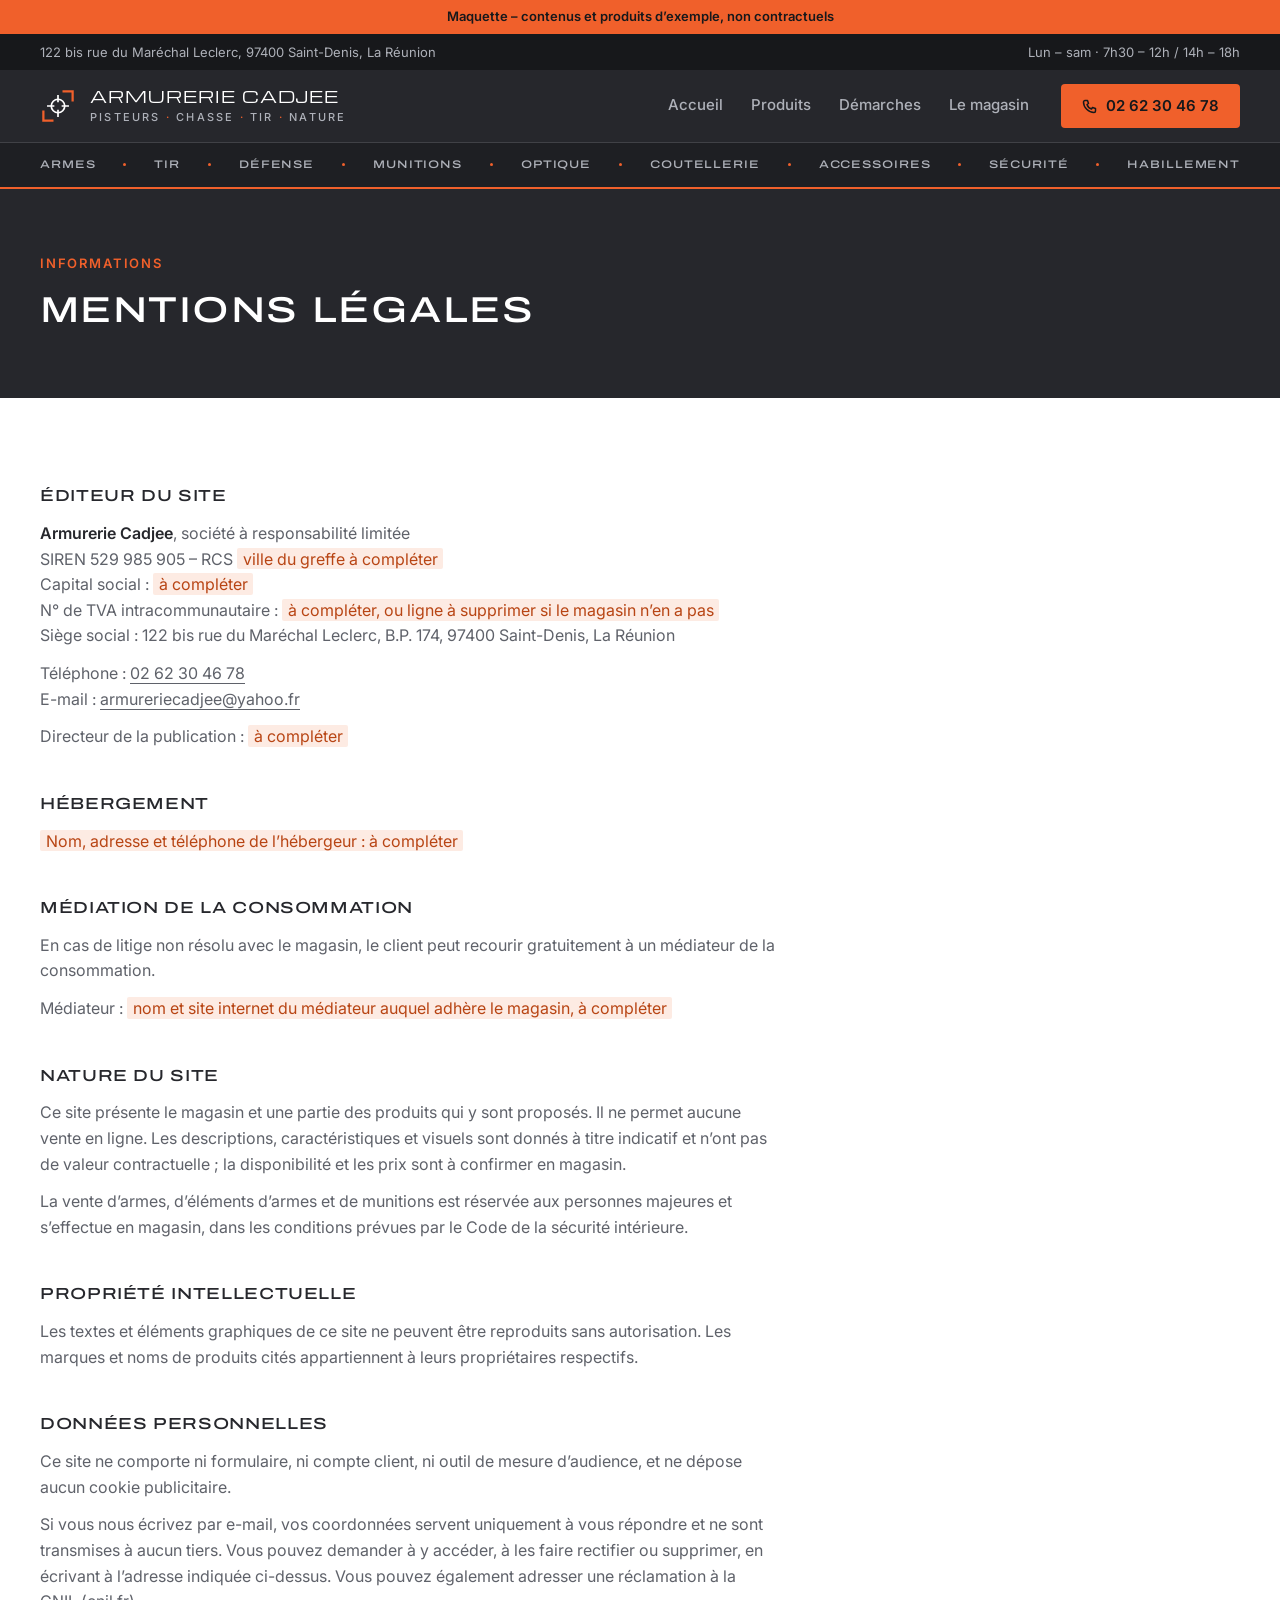
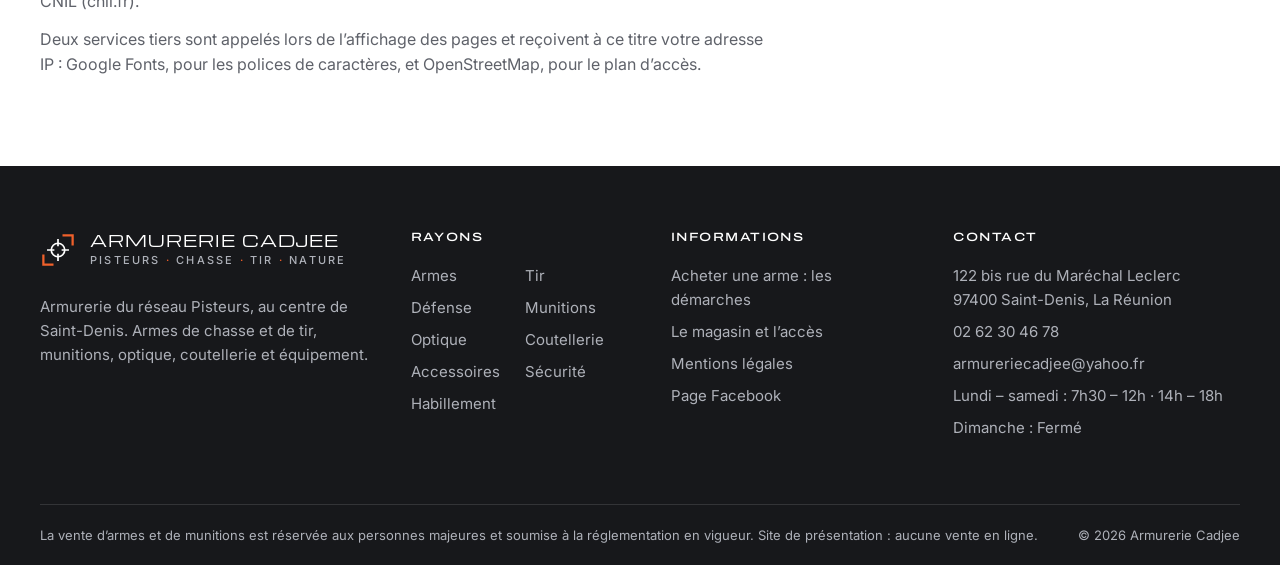
<file: mentions-legales.html>
<!doctype html>
<html lang="fr">
<head>
  <meta charset="utf-8">
  <meta name="viewport" content="width=device-width, initial-scale=1">
  <title>Mentions légales – Armurerie Cadjee</title>
  <meta name="description" content="Mentions légales du site de l’Armurerie Cadjee, Saint-Denis de La Réunion.">
  <meta name="robots" content="noindex">
  <meta name="theme-color" content="#26272c">
  <link rel="icon" href="assets/favicon.svg" type="image/svg+xml">
  <link rel="preconnect" href="https://fonts.googleapis.com">
  <link rel="preconnect" href="https://fonts.gstatic.com" crossorigin>
  <link rel="stylesheet" href="https://fonts.googleapis.com/css2?family=Archivo:wdth,wght@125,500;125,600&family=Inter:wght@400;500;600&family=Michroma&display=swap">
  <link rel="stylesheet" href="css/style.css">
  <script src="js/config.js"></script>
  <script src="js/layout.js"></script>
</head>
<body>

<site-header></site-header>

<main id="contenu">

  <div class="page-tete">
    <div class="wrap">
      <p class="surtitre">Informations</p>
      <h1>Mentions légales</h1>
    </div>
  </div>

  <section class="section">
    <div class="wrap">
      <div class="texte">

        <h2>Éditeur du site</h2>
        <p><strong>Armurerie Cadjee</strong>, société à responsabilité limitée<br>
        SIREN 529 985 905 – RCS <span class="a-completer">ville du greffe à compléter</span><br>
        Capital social : <span class="a-completer">à compléter</span><br>
        N° de TVA intracommunautaire : <span class="a-completer">à compléter, ou ligne à supprimer si le magasin n’en a pas</span><br>
        Siège social : 122 bis rue du Maréchal Leclerc, B.P. 174, 97400 Saint-Denis, La Réunion</p>
        <p>Téléphone : <a data-site="tel" href="#"></a><br>
        E-mail : <a data-site="email" href="#"></a></p>
        <p>Directeur de la publication : <span class="a-completer">à compléter</span></p>

        <h2>Hébergement</h2>
        <p><span class="a-completer">Nom, adresse et téléphone de l’hébergeur : à compléter</span></p>

        <h2>Médiation de la consommation</h2>
        <p>En cas de litige non résolu avec le magasin, le client peut recourir gratuitement à un médiateur de la consommation.</p>
        <p>Médiateur : <span class="a-completer">nom et site internet du médiateur auquel adhère le magasin, à compléter</span></p>

        <h2>Nature du site</h2>
        <p>Ce site présente le magasin et une partie des produits qui y sont proposés. Il ne permet aucune vente en ligne. Les descriptions, caractéristiques et visuels sont donnés à titre indicatif et n’ont pas de valeur contractuelle ; la disponibilité et les prix sont à confirmer en magasin.</p>
        <p>La vente d’armes, d’éléments d’armes et de munitions est réservée aux personnes majeures et s’effectue en magasin, dans les conditions prévues par le Code de la sécurité intérieure.</p>

        <h2>Propriété intellectuelle</h2>
        <p>Les textes et éléments graphiques de ce site ne peuvent être reproduits sans autorisation. Les marques et noms de produits cités appartiennent à leurs propriétaires respectifs.</p>

        <h2>Données personnelles</h2>
        <p>Ce site ne comporte ni formulaire, ni compte client, ni outil de mesure d’audience, et ne dépose aucun cookie publicitaire.</p>
        <p>Si vous nous écrivez par e-mail, vos coordonnées servent uniquement à vous répondre et ne sont transmises à aucun tiers. Vous pouvez demander à y accéder, à les faire rectifier ou supprimer, en écrivant à l’adresse indiquée ci-dessus. Vous pouvez également adresser une réclamation à la CNIL (cnil.fr).</p>
        <p>Deux services tiers sont appelés lors de l’affichage des pages et reçoivent à ce titre votre adresse IP : Google Fonts, pour les polices de caractères, et OpenStreetMap, pour le plan d’accès.</p>

      </div>
    </div>
  </section>

</main>

<site-footer></site-footer>

</body>
</html>
</file>
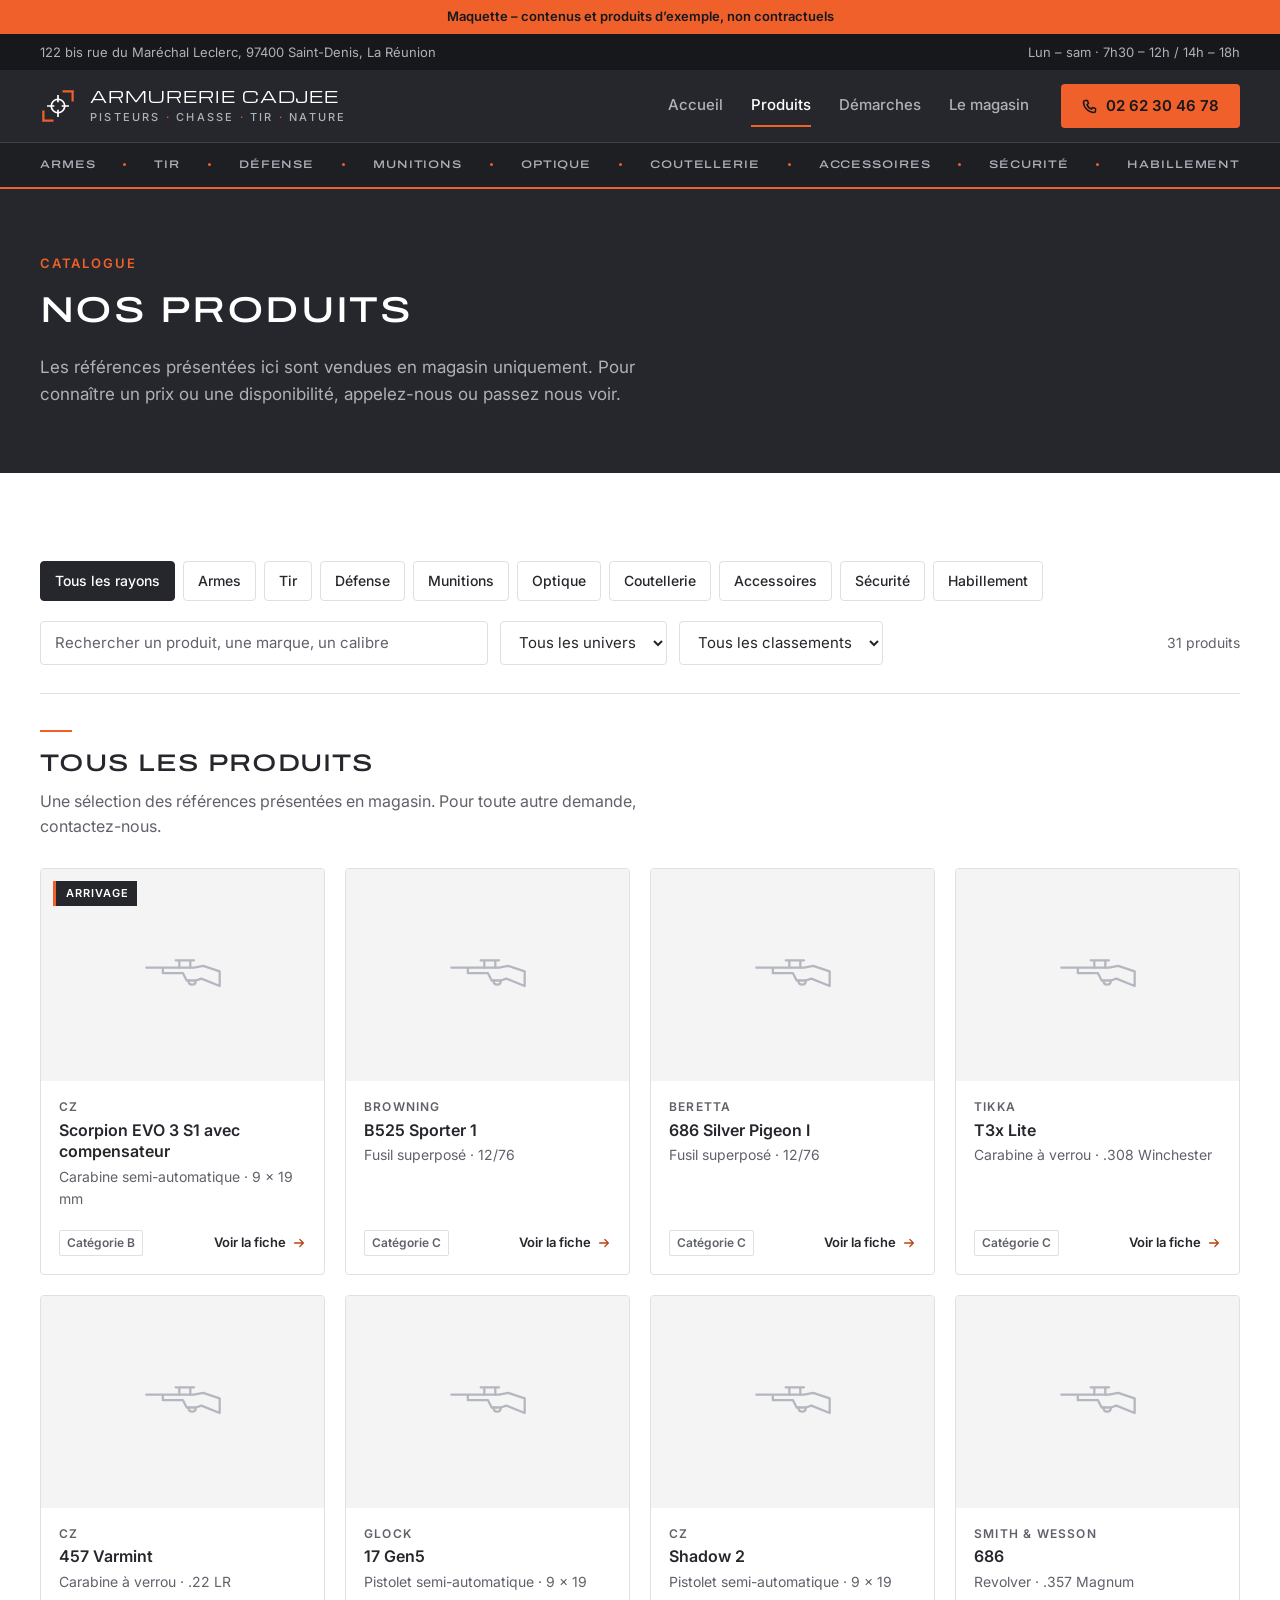
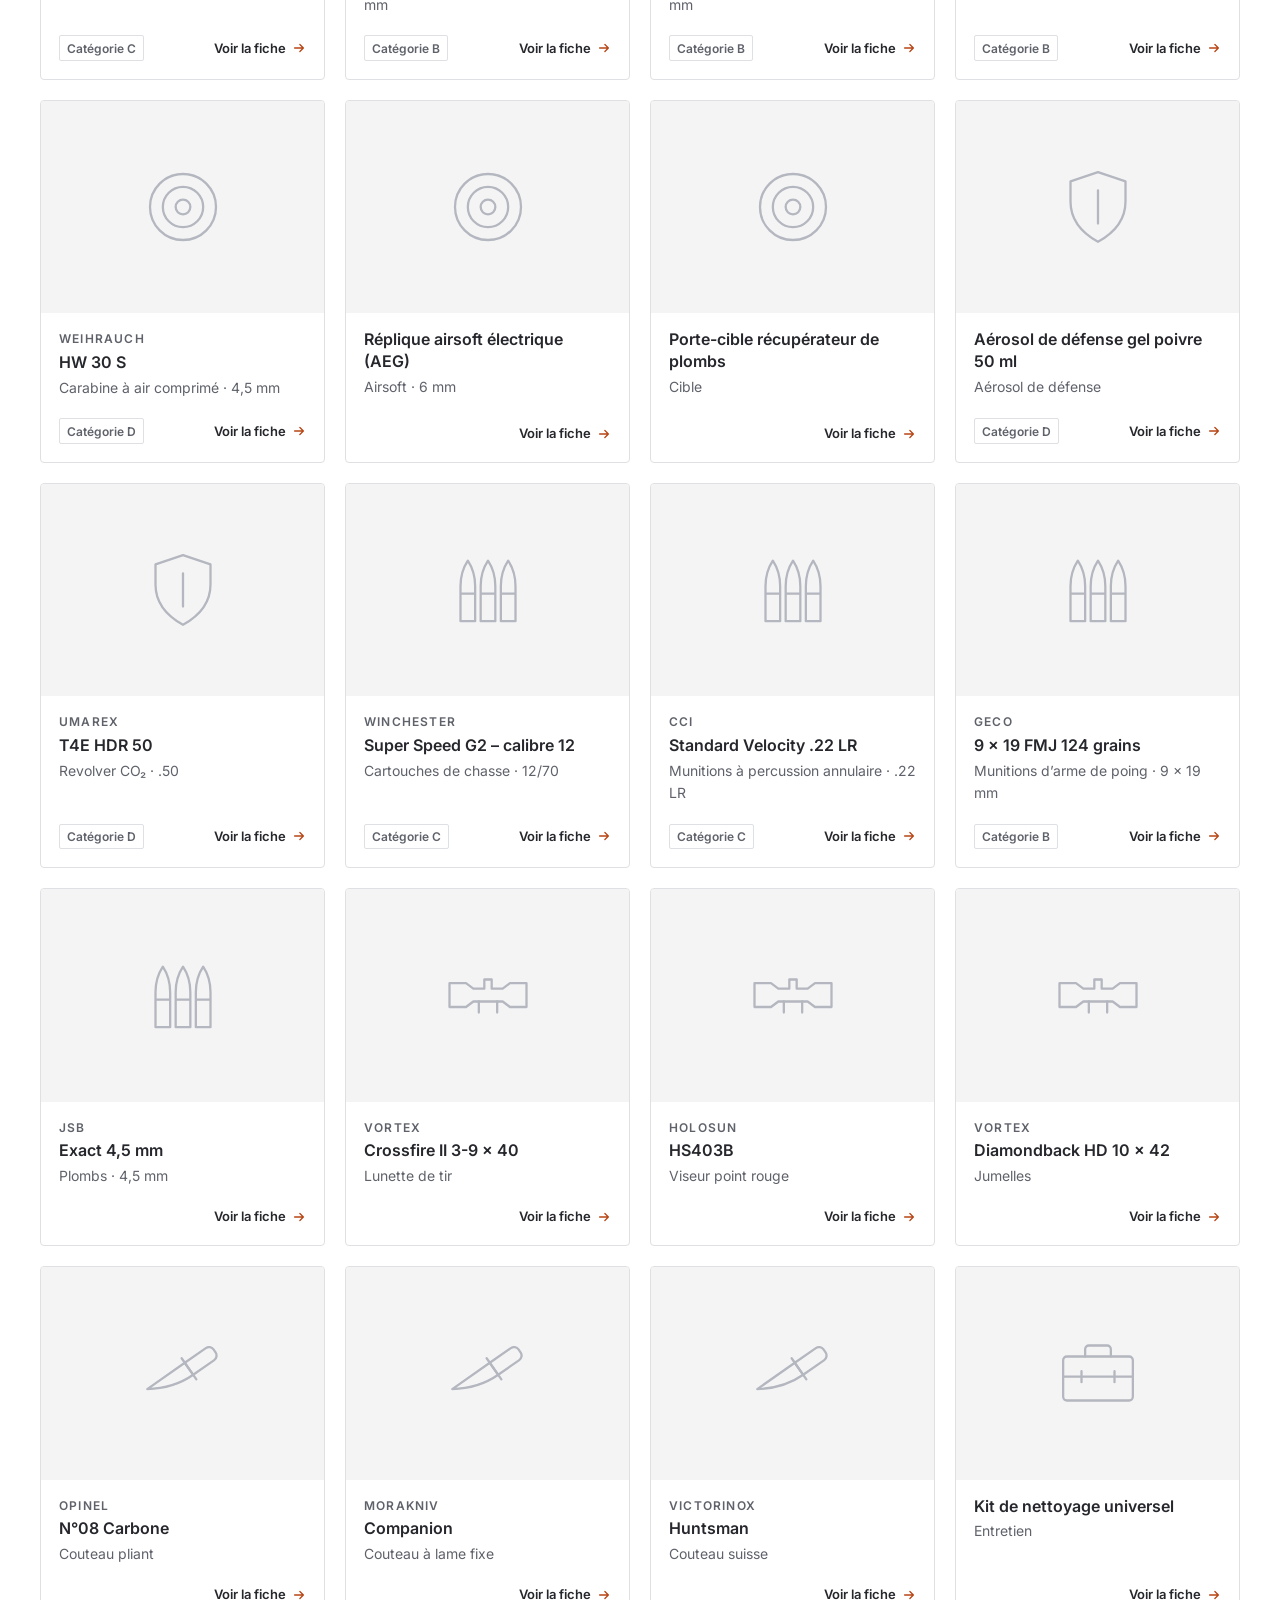
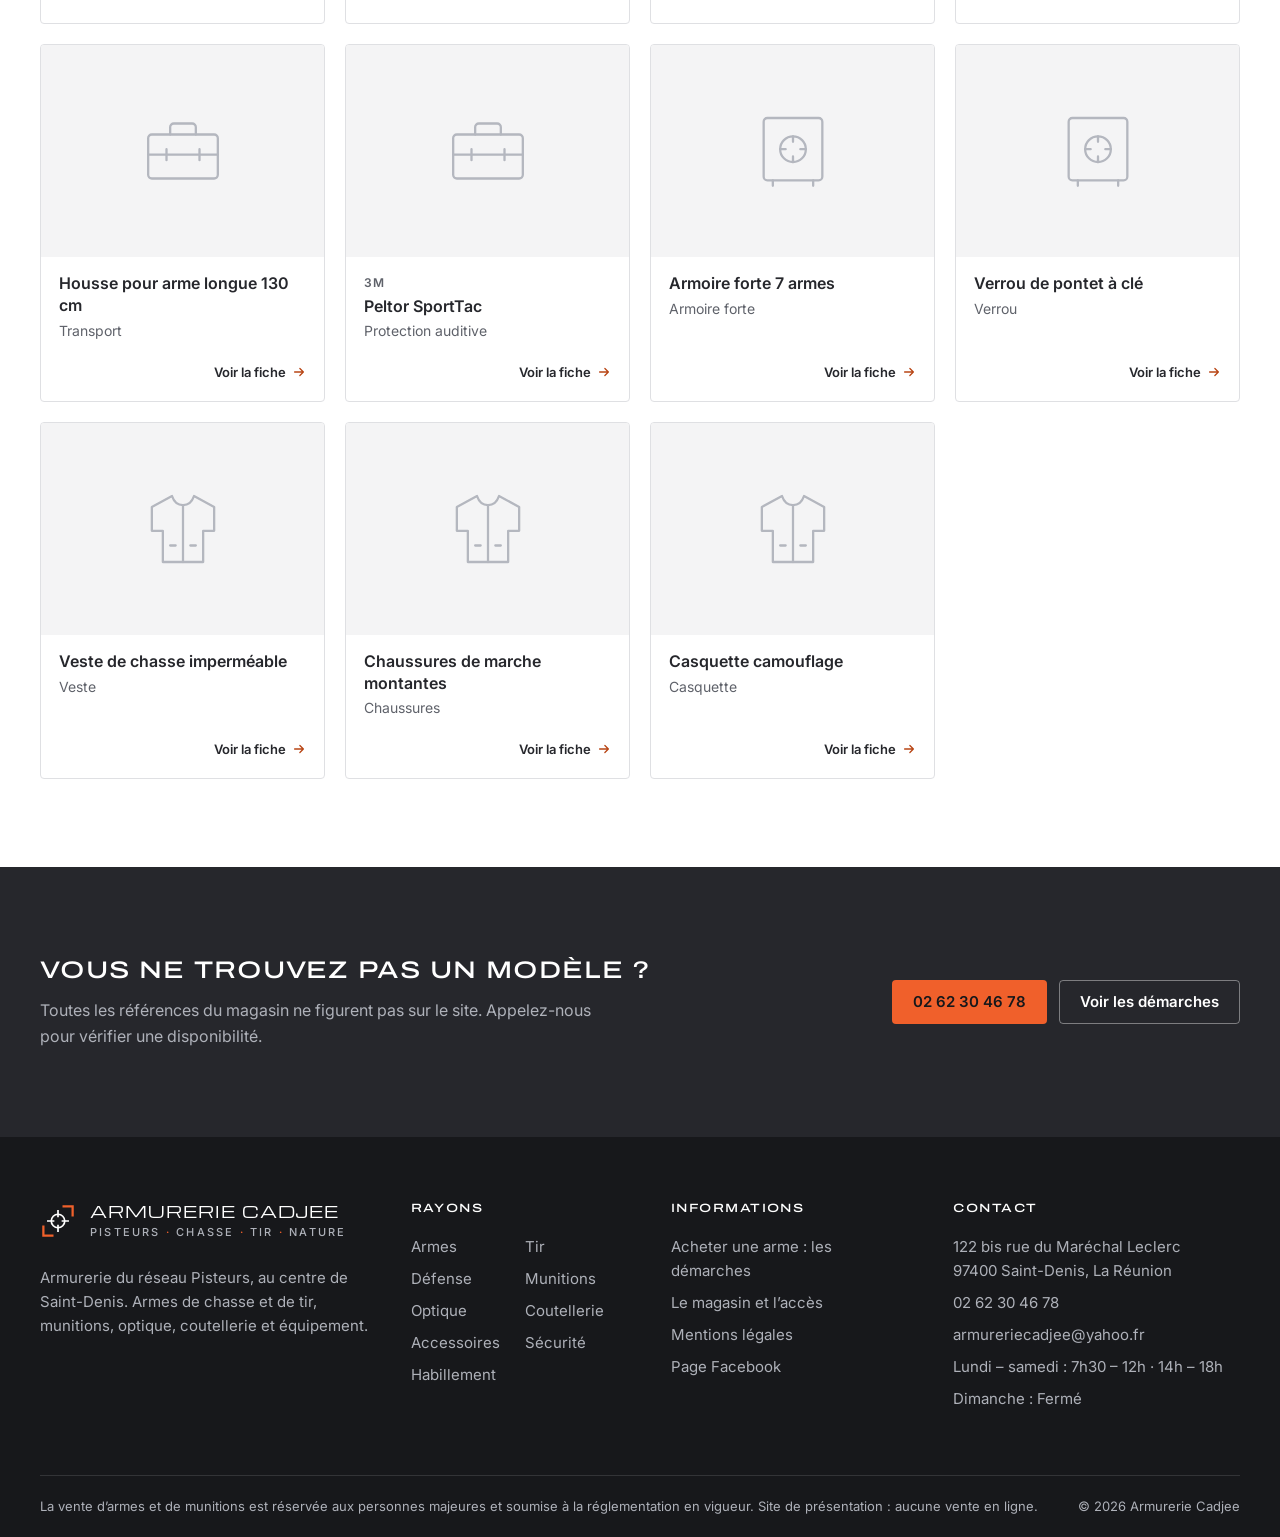
<file: produits.html>
<!doctype html>
<html lang="fr">
<head>
  <meta charset="utf-8">
  <meta name="viewport" content="width=device-width, initial-scale=1">
  <title>Produits – Armurerie Cadjee, Saint-Denis de La Réunion</title>
  <meta name="description" content="Armes de chasse et de tir, munitions, optique, coutellerie, accessoires, sécurité et habillement : les produits présentés par l’Armurerie Cadjee à Saint-Denis de La Réunion.">
  <meta name="robots" content="noindex, nofollow">
  <meta name="theme-color" content="#26272c">
  <link rel="icon" href="assets/favicon.svg" type="image/svg+xml">
  <link rel="preconnect" href="https://fonts.googleapis.com">
  <link rel="preconnect" href="https://fonts.gstatic.com" crossorigin>
  <link rel="stylesheet" href="https://fonts.googleapis.com/css2?family=Archivo:wdth,wght@125,500;125,600&family=Inter:wght@400;500;600&family=Michroma&display=swap">
  <link rel="stylesheet" href="css/style.css">
  <script src="js/config.js"></script>
  <script src="js/layout.js"></script>
</head>
<body>

<site-header page="produits"></site-header>

<main id="contenu">

  <div class="page-tete">
    <div class="wrap">
      <p class="surtitre">Catalogue</p>
      <h1>Nos produits</h1>
      <p class="chapeau">Les références présentées ici sont vendues en magasin uniquement. Pour connaître un prix ou une disponibilité, appelez-nous ou passez nous voir.</p>
    </div>
  </div>

  <section class="section">
    <div class="wrap">

      <div class="filtres">
        <div class="filtres__rayons" id="filtre-rayons" role="group" aria-label="Filtrer par rayon"></div>
        <div class="filtres__ligne">
          <label class="champ champ--recherche">
            <span class="sr">Rechercher un produit</span>
            <input type="search" id="recherche" placeholder="Rechercher un produit, une marque, un calibre" autocomplete="off">
          </label>
          <label class="champ">
            <span class="sr">Univers</span>
            <select id="filtre-univers"></select>
          </label>
          <label class="champ">
            <span class="sr">Classement</span>
            <select id="filtre-classement">
              <option value="">Tous les classements</option>
              <option value="B">Catégorie B</option>
              <option value="C">Catégorie C</option>
              <option value="D">Catégorie D</option>
              <option value="libre">Non classé</option>
            </select>
          </label>
          <p class="compteur" id="compteur" aria-live="polite"></p>
        </div>
      </div>

      <div class="catalogue__titre filet" id="rayon-titre"></div>

      <ul class="produits-grille" id="liste-produits"></ul>

      <div class="vide" id="aucun-produit" hidden>
        <p>Aucun produit ne correspond à cette recherche. Le magasin propose bien d’autres références : contactez-nous.</p>
        <button type="button" class="btn btn--trait" id="reinitialiser">Réinitialiser les filtres</button>
      </div>

    </div>
  </section>

  <section class="section section--sombre">
    <div class="wrap appel">
      <div>
        <h2>Vous ne trouvez pas un modèle ?</h2>
        <p>Toutes les références du magasin ne figurent pas sur le site. Appelez-nous pour vérifier une disponibilité.</p>
      </div>
      <div class="actions">
        <a class="btn btn--accent" data-site="tel" href="contact.html"></a>
        <a class="btn btn--clair" href="demarches.html">Voir les démarches</a>
      </div>
    </div>
  </section>

</main>

<dialog class="fiche" id="fiche"></dialog>

<site-footer></site-footer>

<script src="js/produits-data.js"></script>
<script src="js/catalogue.js"></script>
</body>
</html>
</file>
<file: css/style.css>
/* ==========================================================================
   Armurerie Cadjee – feuille de style
   Couleurs de l'enseigne : anthracite, orange, blanc.
   Titres : Archivo en version large. Nom du magasin : Michroma (proche du logo). Texte : Inter.
   ========================================================================== */

:root {
  /* Anthracite */
  --encre-950: #17181b;
  --encre-900: #1e1f23;
  --encre-800: #26272c; /* fond de l'enseigne */
  --encre-700: #30323a;
  --trait-sombre: rgba(255, 255, 255, 0.12);

  /* Orange de l'enseigne, utilisé en petite touche */
  --orange: #f0602b;
  --orange-clair: #f47b4e;
  --orange-texte: #b84514; /* lisible sur fond clair */

  /* Clairs */
  --blanc: #ffffff;
  --papier: #f4f4f5;
  --papier-2: #eaebed;
  --trait: #dfe0e3;

  /* Texte */
  --texte: #26272c;
  --texte-doux: #5f626a;
  --texte-doux-sombre: #aeb1b9; /* sur fond anthracite */

  --police-titre: "Archivo", "Helvetica Neue", Arial, sans-serif;
  --police-logo: "Michroma", "Eurostile Extended", "Eurostile", "Microgramma", sans-serif;
  --police-texte: "Inter", "Helvetica Neue", Helvetica, Arial, sans-serif;

  --rayon: 4px;
  --largeur: 75rem;
  --marge: clamp(1rem, 4vw, 2rem);
}

/* ---------- Base ---------- */

*,
*::before,
*::after {
  box-sizing: border-box;
}

html {
  -webkit-text-size-adjust: 100%;
  scroll-behavior: smooth;
  scroll-padding-top: 6rem;
}

body {
  margin: 0;
  font-family: var(--police-texte);
  font-size: 1rem;
  line-height: 1.6;
  color: var(--texte);
  background: var(--blanc);
  -webkit-font-smoothing: antialiased;
}

h1, h2, h3, h4, p, ul, ol, dl, dd, figure, table {
  margin: 0;
}

ul, ol {
  padding: 0;
  list-style: none;
}

img, svg {
  display: block;
  max-width: 100%;
}

a {
  color: inherit;
}

button, input, select {
  font: inherit;
  color: inherit;
}

:focus-visible {
  outline: 2px solid var(--orange);
  outline-offset: 2px;
}

h1, h2, .titre {
  font-family: var(--police-titre);
  font-weight: 500;
  font-stretch: 125%;
  font-synthesis: none;
  text-transform: uppercase;
  letter-spacing: 0.04em;
  line-height: 1.3;
  text-wrap: balance;
}

h1 {
  font-size: clamp(1.5rem, 4.2vw, 2.75rem);
}

h2 {
  font-size: clamp(1.0625rem, 2.1vw, 1.5rem);
}

h3 {
  font-size: 1.0625rem;
  font-weight: 600;
  line-height: 1.35;
}

.wrap {
  width: 100%;
  max-width: calc(var(--largeur) + 2 * var(--marge));
  margin-inline: auto;
  padding-inline: var(--marge);
}

.sr {
  position: absolute;
  width: 1px;
  height: 1px;
  overflow: hidden;
  clip-path: inset(50%);
  white-space: nowrap;
}

.evitement {
  position: absolute;
  left: 1rem;
  top: -4rem;
  z-index: 100;
  padding: 0.5rem 0.75rem;
  background: var(--blanc);
  color: var(--texte);
  border-radius: var(--rayon);
}

.evitement:focus {
  top: 0.5rem;
}

/* ---------- Boutons et liens ---------- */

.btn {
  display: inline-flex;
  align-items: center;
  justify-content: center;
  gap: 0.5rem;
  padding: 0.75rem 1.25rem;
  border: 1px solid transparent;
  border-radius: var(--rayon);
  font-size: 0.9375rem;
  font-weight: 600;
  line-height: 1.2;
  text-decoration: none;
  white-space: nowrap;
  cursor: pointer;
  transition: background-color 0.15s, border-color 0.15s, color 0.15s;
}

.btn svg {
  width: 1rem;
  height: 1rem;
  flex: none;
}

.btn--accent {
  background: var(--orange);
  color: var(--encre-950);
}

.btn--accent:hover {
  background: var(--orange-clair);
}

.btn--sombre {
  background: var(--encre-800);
  color: var(--blanc);
}

.btn--sombre:hover {
  background: var(--encre-950);
}

.btn--trait {
  border-color: var(--encre-800);
  color: var(--encre-800);
}

.btn--trait:hover {
  background: var(--encre-800);
  color: var(--blanc);
}

.btn--clair {
  border-color: rgba(255, 255, 255, 0.4);
  color: var(--blanc);
}

.btn--clair:hover {
  border-color: var(--blanc);
}

.actions {
  display: flex;
  flex-wrap: wrap;
  gap: 0.75rem;
}

.lien {
  display: inline-flex;
  align-items: center;
  gap: 0.4rem;
  font-size: 0.9375rem;
  font-weight: 600;
  text-decoration: underline;
  text-decoration-thickness: 1px;
  text-underline-offset: 0.3em;
}

.lien:hover {
  text-decoration-color: var(--orange);
}

.lien svg {
  width: 1rem;
  height: 1rem;
}

/* Les équerres orange du logo */
.cadre {
  position: relative;
}

.cadre::before,
.cadre::after {
  content: "";
  position: absolute;
  width: 0.75rem;
  height: 0.75rem;
  border: 2px solid var(--orange);
  pointer-events: none;
}

.cadre::before {
  top: 0;
  right: 0;
  border-left: 0;
  border-bottom: 0;
}

.cadre::after {
  bottom: 0;
  left: 0;
  border-right: 0;
  border-top: 0;
}

/* ---------- En-tête ---------- */

site-header {
  display: contents;
}

/* Bandeau « maquette », affiché tant que le site n'est pas définitif */
.maquette {
  padding: 0.4rem var(--marge);
  background: var(--orange);
  font-size: 0.8125rem;
  font-weight: 600;
  text-align: center;
  color: var(--encre-950);
}

.bandeau {
  background: var(--encre-950);
  color: var(--texte-doux-sombre);
  font-size: 0.8125rem;
}

.bandeau__in {
  display: flex;
  justify-content: space-between;
  gap: 1rem;
  padding-block: 0.5rem;
}

.entete {
  position: sticky;
  top: 0;
  z-index: 50;
  background: var(--encre-800);
  color: var(--blanc);
  border-bottom: 1px solid var(--trait-sombre);
}

.entete__in {
  display: flex;
  align-items: center;
  justify-content: space-between;
  gap: 1.5rem;
  min-height: 4.5rem;
}

.marque {
  display: inline-flex;
  align-items: center;
  gap: 0.875rem;
  text-decoration: none;
  color: var(--blanc);
}

.marque__logo {
  flex: none;
  width: 2.25rem;
  height: 2.25rem;
}

.marque__texte {
  display: grid;
  gap: 0.2rem;
}

.marque__nom {
  font-family: var(--police-logo);
  font-size: 1rem;
  letter-spacing: 0.06em;
  text-transform: uppercase;
  line-height: 1.2;
  white-space: nowrap;
}

.marque__sous {
  font-size: 0.6875rem;
  font-weight: 500;
  letter-spacing: 0.2em;
  text-transform: uppercase;
  color: var(--texte-doux-sombre);
  white-space: nowrap;
}

.marque__sous i {
  font-style: normal;
  color: var(--orange);
}

.menu {
  display: flex;
  align-items: center;
  gap: 2rem;
}

.menu__liens {
  display: flex;
  gap: 1.75rem;
}

.menu__liens a {
  display: block;
  padding-block: 0.5rem;
  font-size: 0.9375rem;
  font-weight: 500;
  text-decoration: none;
  color: var(--texte-doux-sombre);
  border-bottom: 2px solid transparent;
  transition: color 0.15s, border-color 0.15s;
}

.menu__liens a:hover {
  color: var(--blanc);
}

.menu__liens a[aria-current="page"] {
  color: var(--blanc);
  border-bottom-color: var(--orange);
}

.menu-bouton {
  display: none;
  align-items: center;
  gap: 0.625rem;
  padding: 0.5rem 0.75rem;
  background: none;
  border: 1px solid var(--trait-sombre);
  border-radius: var(--rayon);
  font-size: 0.875rem;
  font-weight: 500;
  color: var(--blanc);
  cursor: pointer;
}

.menu-bouton__traits {
  width: 1rem;
  height: 0.625rem;
  border-block: 1.5px solid currentColor;
}

.rayons-barre {
  background: var(--encre-900);
  border-bottom: 2px solid var(--orange);
  color: var(--blanc);
}

.rayons-barre ul {
  display: flex;
  overflow-x: auto;
  scrollbar-width: none;
}

.rayons-barre ul::-webkit-scrollbar {
  display: none;
}

.rayons-barre li {
  display: flex;
  align-items: center;
  flex: none;
}

/* Chaque point est centré dans l’espace entre deux rayons */
.rayons-barre li + li {
  flex: 1 0 auto;
}

.rayons-barre li + li::before {
  content: "";
  flex: none;
  width: 3px;
  height: 3px;
  margin-inline: auto;
  background: var(--orange);
  border-radius: 50%;
}

.rayons-barre a {
  display: block;
  padding: 0.8rem 0.75rem;
  font-family: var(--police-titre);
  font-weight: 500;
  font-stretch: 125%;
  font-size: 0.6875rem;
  letter-spacing: 0.08em;
  text-transform: uppercase;
  text-decoration: none;
  color: var(--texte-doux-sombre);
  transition: color 0.15s;
}

.rayons-barre li:first-child a {
  padding-left: 0;
}

.rayons-barre li:last-child a {
  padding-right: 0;
}

.rayons-barre a:hover {
  color: var(--blanc);
}

@media (max-width: 60rem) {
  .bandeau__adresse {
    display: none;
  }

  .bandeau__in {
    justify-content: center;
  }

  .menu-bouton {
    display: inline-flex;
  }

  .entete__in {
    flex-wrap: wrap;
    row-gap: 0;
    min-height: 0;
    padding-block: 0.875rem;
  }

  .menu {
    display: none;
    flex-basis: 100%;
    flex-direction: column;
    align-items: stretch;
    gap: 1rem;
    margin-top: 0.875rem;
    padding-block: 0.25rem 0.375rem;
    border-top: 1px solid var(--trait-sombre);
  }

  .menu.est-ouvert {
    display: flex;
  }

  .menu__liens {
    flex-direction: column;
    gap: 0;
  }

  .menu__liens a {
    padding-block: 0.75rem;
    border-bottom: 1px solid var(--trait-sombre);
  }

  .menu__liens a[aria-current="page"] {
    border-bottom-color: var(--trait-sombre);
  }

  .rayons-barre ul {
    justify-content: flex-start;
  }
}

@media (max-width: 26rem) {
  .marque__logo {
    display: none;
  }

  .marque__nom {
    font-size: 0.875rem;
  }

  .marque__sous {
    font-size: 0.625rem;
    letter-spacing: 0.14em;
  }
}

/* ---------- Bloc d'accueil ---------- */

.accueil {
  position: relative;
  overflow: hidden;
  background: var(--encre-800);
  color: var(--blanc);
}

.accueil__in {
  position: relative;
  padding-block: clamp(3rem, 8vw, 6rem) clamp(2.5rem, 6vw, 4.5rem);
}

.accueil__texte {
  position: relative;
  z-index: 1;
  max-width: 38rem;
}

.surtitre {
  font-size: 0.8125rem;
  font-weight: 600;
  letter-spacing: 0.14em;
  text-transform: uppercase;
  color: var(--orange);
}

.accueil h1 {
  margin-top: 1rem;
  font-size: clamp(1.625rem, 5vw, 3.25rem);
  line-height: 1.2;
}

.chapeau {
  margin-top: 1.25rem;
  max-width: 34rem;
  font-size: 1.125rem;
  color: var(--texte-doux-sombre);
}

.accueil .actions {
  margin-top: 2rem;
}

.accueil__viseur {
  position: absolute;
  top: 50%;
  right: calc(var(--marge) - 1.1rem); /* l'équerre s'aligne sur le bord du contenu */
  width: clamp(19rem, 31vw, 25rem);
  translate: 0 -50%;
  pointer-events: none;
}

@media (max-width: 56rem) {
  .accueil__viseur {
    display: none;
  }
}

.univers {
  position: relative;
  z-index: 1;
  display: grid;
  grid-template-columns: repeat(3, 1fr);
  gap: 1px;
  margin-bottom: clamp(2.5rem, 6vw, 4.5rem);
  background: var(--trait-sombre);
  border: 1px solid var(--trait-sombre);
}

.univers a {
  display: flex;
  align-items: center;
  gap: 1.25rem;
  height: 100%;
  padding: 1.5rem;
  background: var(--encre-800);
  text-decoration: none;
  transition: background-color 0.15s;
}

.univers a:hover {
  background: var(--encre-700);
}

.univers__icone {
  flex: none;
  display: grid;
  place-items: center;
  width: 3.75rem;
  height: 3.75rem;
}

.univers__icone svg {
  width: 2.5rem;
  height: 2.5rem;
}

.univers__nom {
  display: block;
  font-family: var(--police-titre);
  font-weight: 500;
  font-stretch: 125%;
  font-size: 0.9375rem;
  letter-spacing: 0.1em;
  text-transform: uppercase;
}

.univers__texte {
  display: block;
  margin-top: 0.3rem;
  font-size: 0.875rem;
  line-height: 1.45;
  color: var(--texte-doux-sombre);
}

@media (max-width: 52rem) {
  .univers {
    grid-template-columns: 1fr;
  }

  .univers a {
    padding: 1.125rem 1.25rem;
  }
}

/* ---------- Repères sous le bloc d'accueil ---------- */

.reperes {
  border-bottom: 1px solid var(--trait);
}

.reperes ul {
  display: grid;
  grid-template-columns: repeat(4, 1fr);
}

.reperes li {
  padding: 1.5rem 1.5rem 1.5rem 0;
}

.reperes li + li {
  padding-left: 1.5rem;
  border-left: 1px solid var(--trait);
}

.reperes strong {
  display: block;
  font-size: 0.9375rem;
  font-weight: 600;
}

.reperes span {
  display: block;
  margin-top: 0.15rem;
  font-size: 0.875rem;
  color: var(--texte-doux);
}

@media (max-width: 56rem) {
  .reperes ul {
    grid-template-columns: repeat(2, 1fr);
  }

  .reperes li,
  .reperes li + li {
    padding: 1.125rem 1rem 1.125rem 0;
    border-left: 0;
  }

  .reperes li:nth-child(n + 3) {
    border-top: 1px solid var(--trait);
  }
}

/* ---------- Sections ---------- */

.section {
  padding-block: clamp(3rem, 7vw, 5.5rem);
}

.section--papier {
  background: var(--papier);
}

.section--sombre {
  background: var(--encre-800);
  color: var(--blanc);
}

.section__tete {
  display: flex;
  flex-wrap: wrap;
  align-items: flex-end;
  justify-content: space-between;
  gap: 1rem 2rem;
  margin-bottom: 2.25rem;
}

.section__tete h2::before,
.filet::before {
  content: "";
  display: block;
  width: 2rem;
  height: 2px;
  margin-bottom: 1rem;
  background: var(--orange);
}

.section__tete p {
  margin-top: 0.75rem;
  max-width: 38rem;
  color: var(--texte-doux);
}

.section--sombre .section__tete p {
  color: var(--texte-doux-sombre);
}

/* ---------- Rayons ---------- */

.rayons-grille {
  display: grid;
  grid-template-columns: repeat(3, 1fr);
  gap: 1rem;
}

.rayon {
  display: flex;
  gap: 1.125rem;
  height: 100%;
  padding: 1.5rem;
  background: var(--papier);
  border: 1px solid transparent;
  border-radius: var(--rayon);
  text-decoration: none;
  transition: background-color 0.15s, border-color 0.15s;
}

.rayon:hover {
  background: var(--blanc);
  border-color: var(--encre-800);
}

.rayon__icone {
  flex: none;
  width: 2.5rem;
  height: 2.5rem;
  color: var(--encre-800);
}

.rayon__nom {
  display: block;
  font-family: var(--police-titre);
  font-weight: 500;
  font-stretch: 125%;
  font-size: 0.875rem;
  letter-spacing: 0.08em;
  text-transform: uppercase;
}

.rayon__texte {
  display: block;
  margin-top: 0.4rem;
  font-size: 0.875rem;
  line-height: 1.5;
  color: var(--texte-doux);
}

@media (max-width: 60rem) {
  .rayons-grille {
    grid-template-columns: repeat(2, 1fr);
  }
}

@media (max-width: 38rem) {
  .rayons-grille {
    grid-template-columns: 1fr;
  }

  .rayon {
    padding: 1.125rem;
  }
}

/* ---------- Produits ---------- */

.produits-grille {
  display: grid;
  grid-template-columns: repeat(auto-fill, minmax(15rem, 1fr));
  gap: 1.25rem;
}

.produit {
  display: flex;
  flex-direction: column;
  height: 100%;
  background: var(--blanc);
  border: 1px solid var(--trait);
  border-radius: var(--rayon);
  text-decoration: none;
  transition: border-color 0.15s;
}

.produit:hover {
  border-color: var(--encre-800);
}

.produit__visuel {
  position: relative;
  display: grid;
  place-items: center;
  aspect-ratio: 4 / 3;
  background: var(--papier);
  border-radius: 3px 3px 0 0;
  color: #b4b7bf;
  overflow: hidden;
}

.produit__visuel > svg {
  width: 5.5rem;
  height: 5.5rem;
  stroke-width: 1.25;
}

.produit__visuel--photo {
  background: var(--blanc);
}

.produit__visuel img {
  width: 100%;
  height: 100%;
  padding: 1rem;
  object-fit: contain;
}

.produit__etiquette {
  position: absolute;
  top: 0.75rem;
  left: 0.75rem;
  padding: 0.25rem 0.5rem 0.25rem 0.6rem;
  background: var(--encre-800);
  border-left: 3px solid var(--orange);
  font-size: 0.6875rem;
  font-weight: 600;
  letter-spacing: 0.1em;
  text-transform: uppercase;
  color: var(--blanc);
}

.produit__corps {
  display: flex;
  flex: 1;
  flex-direction: column;
  gap: 0.2rem;
  padding: 1rem 1.125rem 1.125rem;
}

.produit__marque {
  font-size: 0.75rem;
  font-weight: 600;
  letter-spacing: 0.1em;
  text-transform: uppercase;
  color: var(--texte-doux);
}

.produit__nom {
  font-weight: 600;
  line-height: 1.35;
}

.produit__meta {
  font-size: 0.875rem;
  color: var(--texte-doux);
}

.produit__pied {
  display: flex;
  align-items: center;
  justify-content: space-between;
  gap: 0.5rem;
  margin-top: auto;
  padding-top: 1rem;
}

.classement {
  padding: 0.15rem 0.45rem;
  border: 1px solid var(--trait);
  border-radius: 2px;
  font-size: 0.75rem;
  font-weight: 600;
  color: var(--texte-doux);
}

.produit__voir {
  display: inline-flex;
  align-items: center;
  gap: 0.35rem;
  font-size: 0.8125rem;
  font-weight: 600;
}

.produit__voir svg {
  width: 0.875rem;
  height: 0.875rem;
  color: var(--orange-texte);
}

/* ---------- Étapes ---------- */

.etapes {
  display: grid;
  grid-template-columns: repeat(4, 1fr);
  gap: 2rem;
  counter-reset: etape;
}

.etapes > li {
  padding-top: 1.25rem;
  border-top: 1px solid var(--trait);
  counter-increment: etape;
}

.etapes > li::before {
  content: counter(etape, decimal-leading-zero);
  display: block;
  margin-bottom: 0.875rem;
  font-family: var(--police-titre);
  font-weight: 500;
  font-stretch: 125%;
  font-size: 1.125rem;
  color: var(--orange-texte);
}

.etapes p {
  margin-top: 0.4rem;
  font-size: 0.9375rem;
  color: var(--texte-doux);
}

.section--sombre .etapes > li {
  border-top-color: var(--trait-sombre);
}

.section--sombre .etapes > li::before {
  color: var(--orange);
}

.section--sombre .etapes p {
  color: var(--texte-doux-sombre);
}

@media (max-width: 60rem) {
  .etapes {
    grid-template-columns: repeat(2, 1fr);
  }
}

@media (max-width: 34rem) {
  .etapes {
    grid-template-columns: 1fr;
    gap: 1.5rem;
  }
}

/* ---------- Services ---------- */

.services {
  display: grid;
  grid-template-columns: repeat(3, 1fr);
  gap: 1px;
  background: var(--trait-sombre);
  border: 1px solid var(--trait-sombre);
}

.services li {
  padding: 1.75rem;
  background: var(--encre-800);
}

.services p {
  margin-top: 0.5rem;
  font-size: 0.9375rem;
  color: var(--texte-doux-sombre);
}

.services--clair {
  background: var(--trait);
  border-color: var(--trait);
}

.services--clair li {
  background: var(--blanc);
}

.services--clair p {
  color: var(--texte-doux);
}

@media (max-width: 52rem) {
  .services {
    grid-template-columns: 1fr;
  }
}

/* ---------- Coordonnées et plan ---------- */

.magasin {
  display: grid;
  grid-template-columns: minmax(0, 5fr) minmax(0, 7fr);
  gap: clamp(2rem, 5vw, 4rem);
  align-items: start;
}

.infos > div {
  display: grid;
  grid-template-columns: 7rem 1fr;
  gap: 1rem;
  padding-block: 1rem;
  border-top: 1px solid var(--trait);
}

.infos > div:last-child {
  border-bottom: 1px solid var(--trait);
}

.infos dt {
  padding-top: 0.15rem;
  font-size: 0.75rem;
  font-weight: 600;
  letter-spacing: 0.1em;
  text-transform: uppercase;
  color: var(--texte-doux);
}

.infos a {
  text-decoration: underline;
  text-decoration-thickness: 1px;
  text-underline-offset: 0.25em;
}

.infos a:hover {
  text-decoration-color: var(--orange);
}

.horaires li {
  display: flex;
  flex-wrap: wrap;
  column-gap: 1.25rem;
}

.horaires li + li {
  margin-top: 0.15rem;
}

.horaires span {
  white-space: nowrap;
}

.horaires span:first-child {
  min-width: 7.5rem;
}

.magasin .actions {
  margin-top: 1.75rem;
}

.carte {
  border: 1px solid var(--trait);
  border-radius: var(--rayon);
  overflow: hidden;
  background: var(--papier);
}

.carte iframe {
  display: block;
  width: 100%;
  height: clamp(18rem, 40vw, 26rem);
  border: 0;
  filter: grayscale(0.55);
}

@media (max-width: 52rem) {
  .magasin {
    grid-template-columns: 1fr;
  }
}

@media (max-width: 26rem) {
  .infos > div {
    grid-template-columns: 1fr;
    gap: 0.25rem;
  }
}

/* ---------- En-tête des pages intérieures ---------- */

.page-tete {
  background: var(--encre-800);
  color: var(--blanc);
  padding-block: clamp(2.5rem, 6vw, 4rem);
}

.page-tete h1 {
  margin-top: 0.875rem;
  font-size: clamp(1.375rem, 3.6vw, 2.25rem);
}

.page-tete .chapeau {
  max-width: 42rem;
  font-size: 1.0625rem;
}

/* ---------- Catalogue : filtres ---------- */

.filtres {
  display: grid;
  gap: 1.25rem;
  padding-bottom: 1.75rem;
  margin-bottom: 2.25rem;
  border-bottom: 1px solid var(--trait);
}

.filtres__rayons {
  display: flex;
  flex-wrap: wrap;
  gap: 0.5rem;
}

.puce {
  padding: 0.5rem 0.875rem;
  background: var(--blanc);
  border: 1px solid var(--trait);
  border-radius: var(--rayon);
  font-size: 0.875rem;
  font-weight: 500;
  cursor: pointer;
  transition: background-color 0.15s, border-color 0.15s, color 0.15s;
}

.puce:hover {
  border-color: var(--encre-800);
}

.puce[aria-pressed="true"] {
  background: var(--encre-800);
  border-color: var(--encre-800);
  color: var(--blanc);
}

.filtres__ligne {
  display: flex;
  flex-wrap: wrap;
  align-items: center;
  gap: 0.75rem;
}

.champ {
  display: block;
}

.champ input,
.champ select {
  width: 100%;
  height: 2.75rem;
  padding: 0 0.875rem;
  background: var(--blanc);
  border: 1px solid var(--trait);
  border-radius: var(--rayon);
  font-size: 0.9375rem;
}

.champ input::placeholder {
  color: var(--texte-doux);
}

.champ input:hover,
.champ select:hover {
  border-color: #b9bcc3;
}

.champ--recherche {
  flex: 1 1 18rem;
  max-width: 28rem;
}

.compteur {
  margin-left: auto;
  font-size: 0.875rem;
  color: var(--texte-doux);
}

.catalogue__titre {
  margin-bottom: 1.75rem;
}

.catalogue__titre p {
  margin-top: 0.6rem;
  max-width: 40rem;
  color: var(--texte-doux);
}

.vide {
  padding: 3rem 1.5rem;
  background: var(--papier);
  border-radius: var(--rayon);
  text-align: center;
}

.vide p {
  color: var(--texte-doux);
  margin-bottom: 1.25rem;
}

/* ---------- Fiche produit (fenêtre) ---------- */

.fiche {
  width: min(56rem, calc(100vw - 2rem));
  max-height: calc(100dvh - 2rem);
  padding: 0;
  background: var(--blanc);
  border: 0;
  border-radius: var(--rayon);
  color: var(--texte);
  overflow: auto;
}

.fiche::backdrop {
  background: rgba(23, 24, 27, 0.7);
}

.fiche__in {
  position: relative;
  display: grid;
  grid-template-columns: minmax(0, 5fr) minmax(0, 6fr);
}

.fiche__fermer {
  position: absolute;
  top: 0.75rem;
  right: 0.75rem;
  z-index: 1;
  display: grid;
  place-items: center;
  width: 2.5rem;
  height: 2.5rem;
  background: var(--blanc);
  border: 1px solid var(--trait);
  border-radius: var(--rayon);
  cursor: pointer;
}

.fiche__fermer:hover {
  border-color: var(--encre-800);
}

.fiche__fermer svg {
  width: 1rem;
  height: 1rem;
}

.fiche__visuel {
  display: grid;
  place-items: center;
  min-height: 16rem;
  background: var(--papier);
  color: #b4b7bf;
}

.fiche__visuel > svg {
  width: 7rem;
  height: 7rem;
  stroke-width: 1.25;
}

.fiche__visuel--photo {
  background: var(--blanc);
}

.fiche__visuel img {
  width: 100%;
  height: 100%;
  max-height: 28rem;
  padding: 1.5rem;
  object-fit: contain;
}

.fiche__corps {
  padding: clamp(1.5rem, 4vw, 2.5rem);
  padding-right: clamp(1.5rem, 4vw, 3.5rem);
}

.fiche__rayon {
  font-size: 0.75rem;
  font-weight: 600;
  letter-spacing: 0.1em;
  text-transform: uppercase;
  color: var(--orange-texte);
}

.fiche__nom {
  margin-top: 0.5rem;
  font-family: var(--police-texte);
  font-size: 1.5rem;
  font-weight: 600;
  letter-spacing: 0;
  line-height: 1.25;
  text-transform: none;
}

.fiche__desc {
  margin-top: 0.875rem;
  color: var(--texte-doux);
}

.specs {
  margin-top: 1.5rem;
}

.specs > div {
  display: grid;
  grid-template-columns: 9rem 1fr;
  gap: 1rem;
  padding-block: 0.6rem;
  border-top: 1px solid var(--trait);
  font-size: 0.9375rem;
}

.specs > div:last-child {
  border-bottom: 1px solid var(--trait);
}

.specs dt {
  color: var(--texte-doux);
}

.fiche__prix {
  margin-top: 1.5rem;
  font-weight: 600;
}

.fiche__prix span {
  font-weight: 400;
  color: var(--texte-doux);
}

.fiche .note {
  margin-top: 1rem;
}

.fiche .actions {
  margin-top: 1.5rem;
}

@media (max-width: 46rem) {
  .fiche__in {
    grid-template-columns: 1fr;
  }

  .fiche__visuel {
    min-height: 11rem;
  }

  .fiche__visuel > svg {
    width: 5rem;
    height: 5rem;
  }

  .specs > div {
    grid-template-columns: 7.5rem 1fr;
  }
}

/* ---------- Encadré d'information ---------- */

.note {
  padding: 0.875rem 1rem;
  background: var(--papier);
  border-left: 3px solid var(--orange);
  font-size: 0.875rem;
  line-height: 1.55;
  color: var(--texte-doux);
}

.note a {
  font-weight: 600;
  color: var(--texte);
  white-space: nowrap;
}

/* ---------- Page démarches ---------- */

.sommaire {
  position: sticky;
  top: 4.5rem;
  z-index: 10;
  background: var(--blanc);
  border-bottom: 1px solid var(--trait);
}

.sommaire ul {
  display: flex;
  gap: 1.75rem;
  overflow-x: auto;
  scrollbar-width: none;
}

.sommaire ul::-webkit-scrollbar {
  display: none;
}

.sommaire a {
  display: block;
  padding-block: 0.875rem;
  font-size: 0.875rem;
  font-weight: 500;
  text-decoration: none;
  white-space: nowrap;
  color: var(--texte-doux);
}

.sommaire a:hover {
  color: var(--texte);
}

.categories {
  display: grid;
  grid-template-columns: repeat(3, 1fr);
  gap: 1rem;
}

.categorie-carte {
  display: flex;
  flex-direction: column;
  height: 100%;
  padding: 1.75rem;
  background: var(--papier);
  border-radius: var(--rayon);
}

.categorie-carte__lettre {
  display: grid;
  place-items: center;
  width: 3.5rem;
  height: 3.5rem;
  font-family: var(--police-titre);
  font-weight: 500;
  font-stretch: 125%;
  font-size: 1.5rem;
  line-height: 1;
}

.categorie-carte h3 {
  margin-top: 1.25rem;
}

.categorie-carte__regime {
  margin-top: 0.2rem;
  font-size: 0.8125rem;
  font-weight: 600;
  letter-spacing: 0.08em;
  text-transform: uppercase;
  color: var(--orange-texte);
}

.categorie-carte p {
  margin-top: 0.75rem;
  font-size: 0.9375rem;
  color: var(--texte-doux);
}

.categorie-carte .lien {
  margin-top: auto;
  padding-top: 1.25rem;
}

@media (max-width: 52rem) {
  .categories {
    grid-template-columns: 1fr;
  }
}

.demarche {
  display: grid;
  grid-template-columns: minmax(0, 4fr) minmax(0, 8fr);
  gap: clamp(1.5rem, 5vw, 4rem);
  padding-block: clamp(2.5rem, 6vw, 4rem);
  border-top: 1px solid var(--trait);
}

.demarche__intro p {
  margin-top: 0.875rem;
  color: var(--texte-doux);
}

.demarche__regime {
  margin-top: 0.875rem;
  font-size: 0.8125rem;
  font-weight: 600;
  letter-spacing: 0.08em;
  text-transform: uppercase;
  color: var(--orange-texte);
}

.demarche__contenu {
  display: grid;
  gap: 2rem;
}

.demarche__contenu h3 {
  margin-bottom: 0.75rem;
}

.demarche__contenu > div > p {
  color: var(--texte-doux);
}

.demarche__contenu > div > p + p {
  margin-top: 0.75rem;
}

.puces {
  display: grid;
  gap: 0.5rem;
}

.puces li {
  position: relative;
  padding-left: 1.25rem;
  color: var(--texte-doux);
}

.puces li::before {
  content: "";
  position: absolute;
  left: 0;
  top: 0.7em;
  width: 0.5rem;
  height: 1px;
  background: var(--orange-texte);
}

.puces strong {
  font-weight: 600;
  color: var(--texte);
}

.numeros {
  display: grid;
  gap: 0.75rem;
  counter-reset: numero;
}

.numeros li {
  position: relative;
  padding-left: 2.75rem;
  color: var(--texte-doux);
  counter-increment: numero;
}

.numeros li::before {
  content: counter(numero, decimal-leading-zero);
  position: absolute;
  left: 0;
  top: 0.15rem;
  font-family: var(--police-titre);
  font-weight: 500;
  font-stretch: 125%;
  font-size: 0.8125rem;
  color: var(--orange-texte);
}

.numeros strong {
  font-weight: 600;
  color: var(--texte);
}

@media (max-width: 52rem) {
  .demarche {
    grid-template-columns: 1fr;
  }
}

/* Questions fréquentes */

.questions {
  max-width: 50rem;
  border-top: 1px solid var(--trait);
}

.questions details {
  border-bottom: 1px solid var(--trait);
}

.questions summary {
  display: flex;
  align-items: center;
  justify-content: space-between;
  gap: 1.5rem;
  padding-block: 1.125rem;
  font-weight: 600;
  list-style: none;
  cursor: pointer;
}

.questions summary::-webkit-details-marker {
  display: none;
}

.questions summary::after {
  content: "";
  flex: none;
  width: 0.55rem;
  height: 0.55rem;
  margin-right: 0.25rem;
  border-right: 1.5px solid var(--texte);
  border-bottom: 1.5px solid var(--texte);
  rotate: 45deg;
  translate: 0 -0.15rem;
}

.questions details[open] summary::after {
  rotate: -135deg;
  translate: 0 0.15rem;
}

.questions details p {
  padding-bottom: 1.25rem;
  max-width: 44rem;
  color: var(--texte-doux);
}

.questions details p + p {
  margin-top: -0.5rem;
}

.questions a,
.texte a {
  text-decoration: underline;
  text-decoration-thickness: 1px;
  text-underline-offset: 0.25em;
}

/* ---------- Texte courant (mentions légales) ---------- */

.texte {
  max-width: 46rem;
}

.texte h2 {
  margin-top: 2.75rem;
  margin-bottom: 0.875rem;
  font-size: 1rem;
}

.texte h2:first-child {
  margin-top: 0;
}

.texte p,
.texte li {
  color: var(--texte-doux);
}

.texte p + p {
  margin-top: 0.75rem;
}

.texte strong {
  font-weight: 600;
  color: var(--texte);
}

.a-completer {
  padding: 0.05em 0.35em;
  background: #fdebe3;
  border-radius: 2px;
  color: var(--orange-texte);
}

/* ---------- Bandeau d'appel ---------- */

.appel {
  display: flex;
  flex-wrap: wrap;
  align-items: center;
  justify-content: space-between;
  gap: 1.5rem 3rem;
}

.appel p {
  margin-top: 0.75rem;
  max-width: 36rem;
  color: var(--texte-doux-sombre);
}

/* ---------- Pied de page ---------- */

.pied {
  background: var(--encre-950);
  color: var(--texte-doux-sombre);
  font-size: 0.9375rem;
}

.pied__grille {
  display: grid;
  grid-template-columns: 1.5fr 1fr 1.1fr 1.3fr;
  gap: 2.5rem;
  padding-block: clamp(2.5rem, 6vw, 4rem);
}

.pied__grille > * {
  min-width: 0;
}

.pied a {
  overflow-wrap: anywhere;
}

.pied h2 {
  margin-bottom: 1.125rem;
  font-size: 0.75rem;
  letter-spacing: 0.12em;
  color: var(--blanc);
}

.pied ul {
  display: grid;
  gap: 0.5rem;
}

.pied__rayons {
  grid-template-columns: repeat(2, minmax(0, 1fr));
}

.pied a {
  text-decoration: none;
  transition: color 0.15s;
}

.pied a:hover {
  color: var(--blanc);
}

.pied__marque p {
  margin-top: 1.25rem;
  max-width: 22rem;
}

.pied__bas {
  display: flex;
  flex-wrap: wrap;
  justify-content: space-between;
  gap: 0.5rem 2rem;
  padding-block: 1.25rem;
  border-top: 1px solid var(--trait-sombre);
  font-size: 0.8125rem;
}

@media (max-width: 60rem) {
  .pied__grille {
    grid-template-columns: 1fr 1fr;
  }
}

@media (max-width: 34rem) {
  .pied__grille {
    grid-template-columns: 1fr;
    gap: 2rem;
  }
}

@media (prefers-reduced-motion: reduce) {
  html {
    scroll-behavior: auto;
  }

  * {
    transition: none !important;
  }
}
</file>
